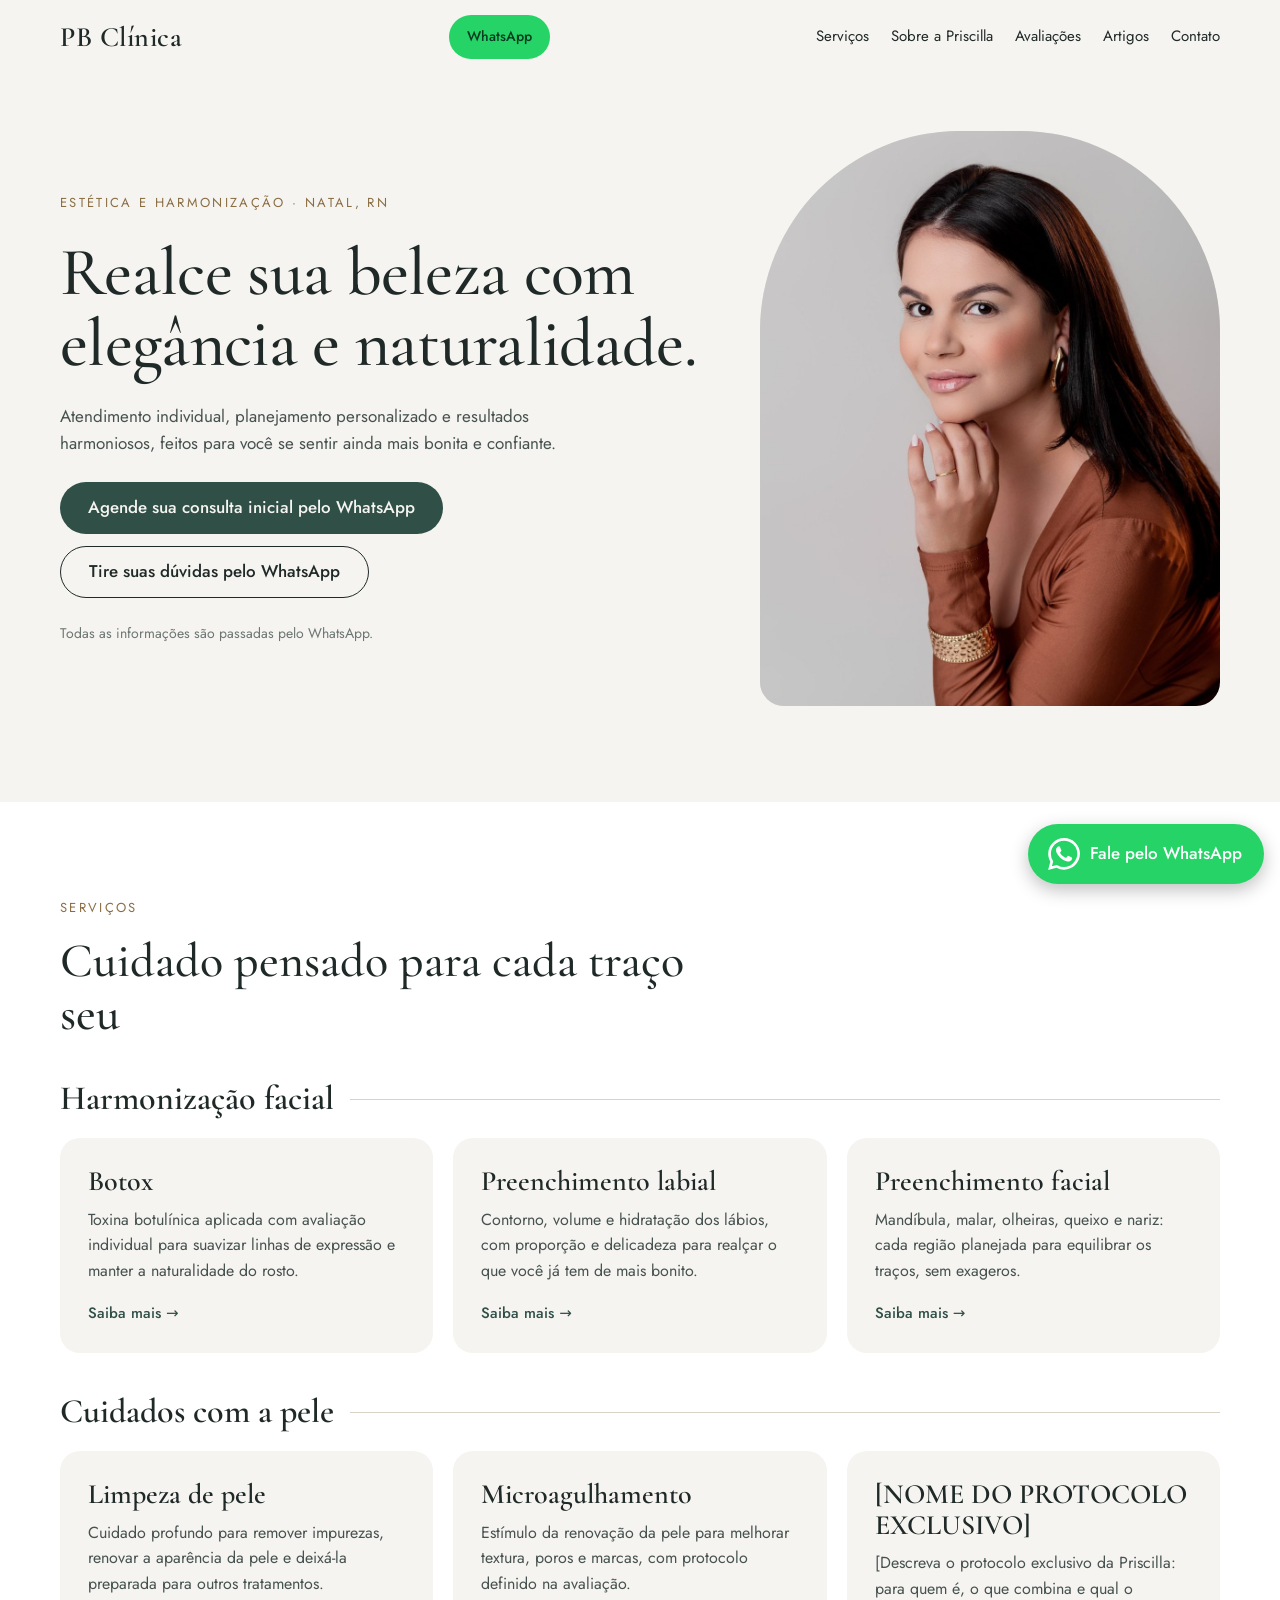
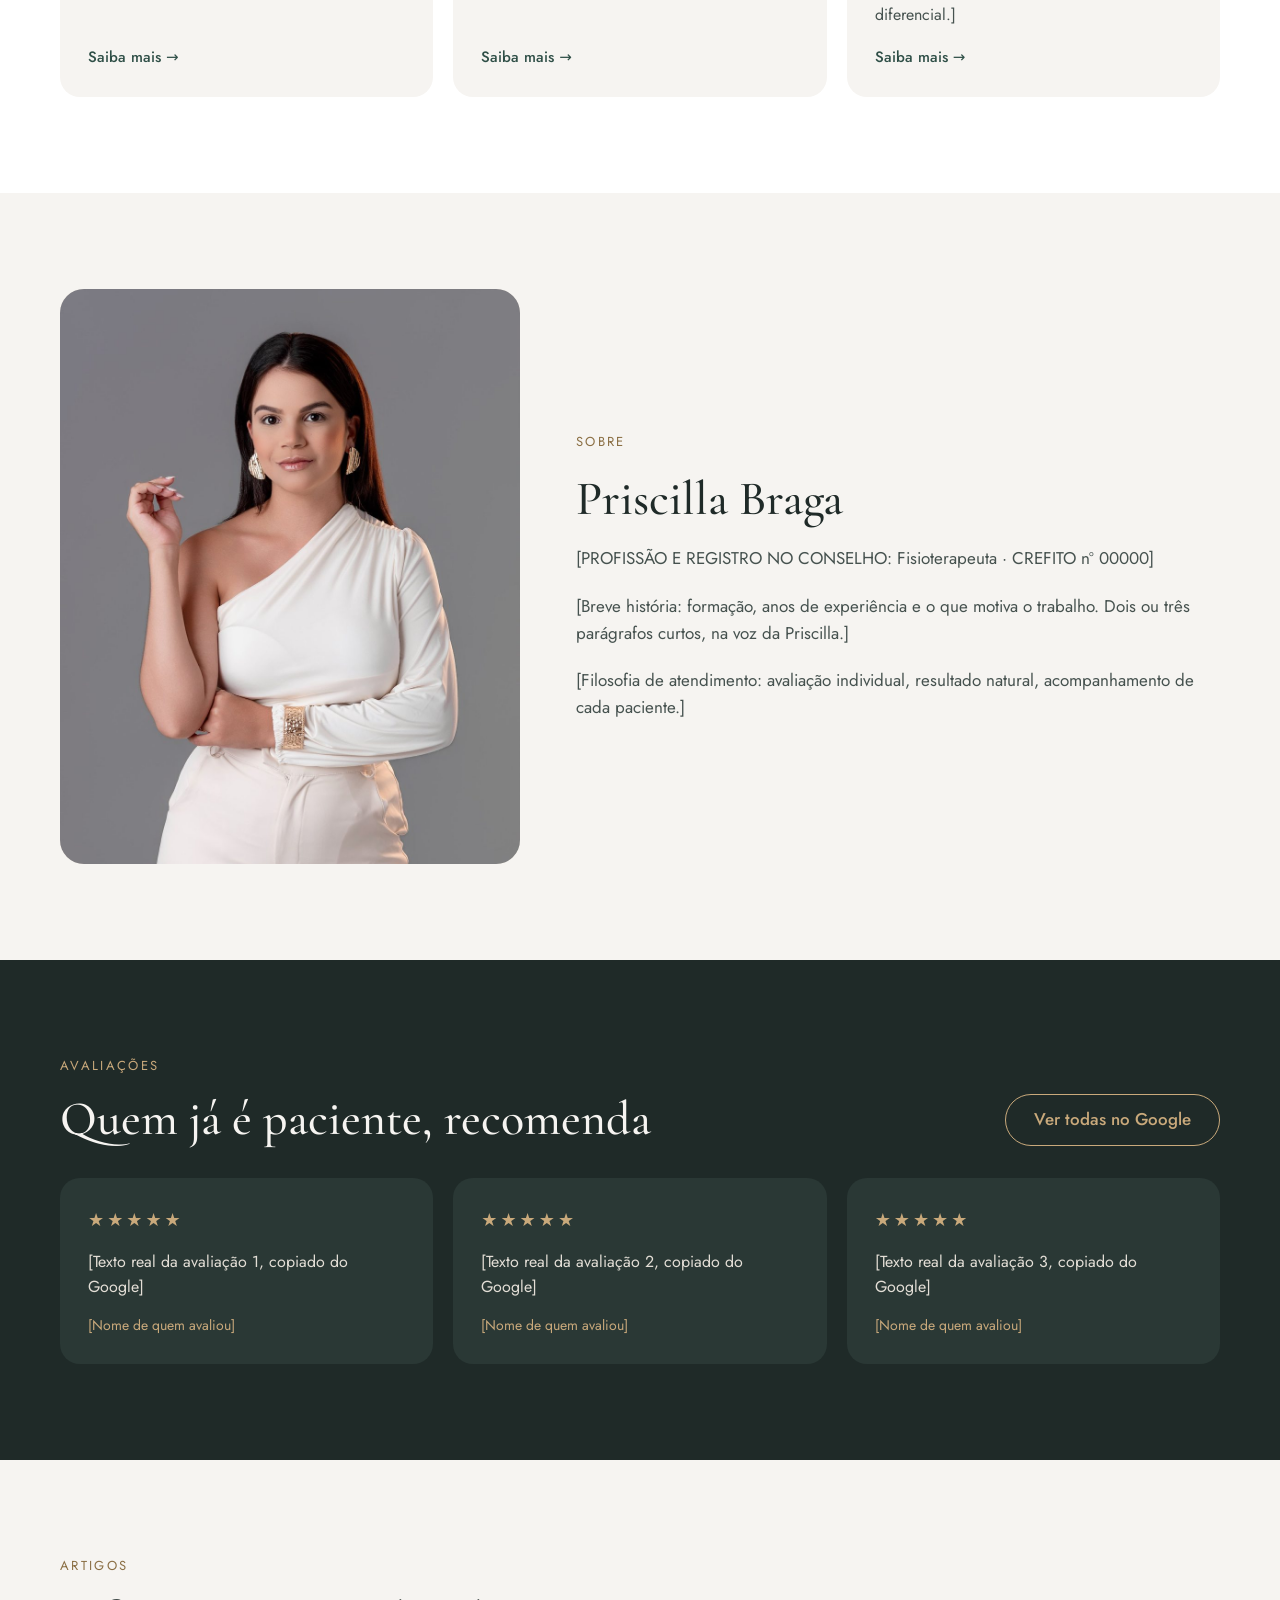
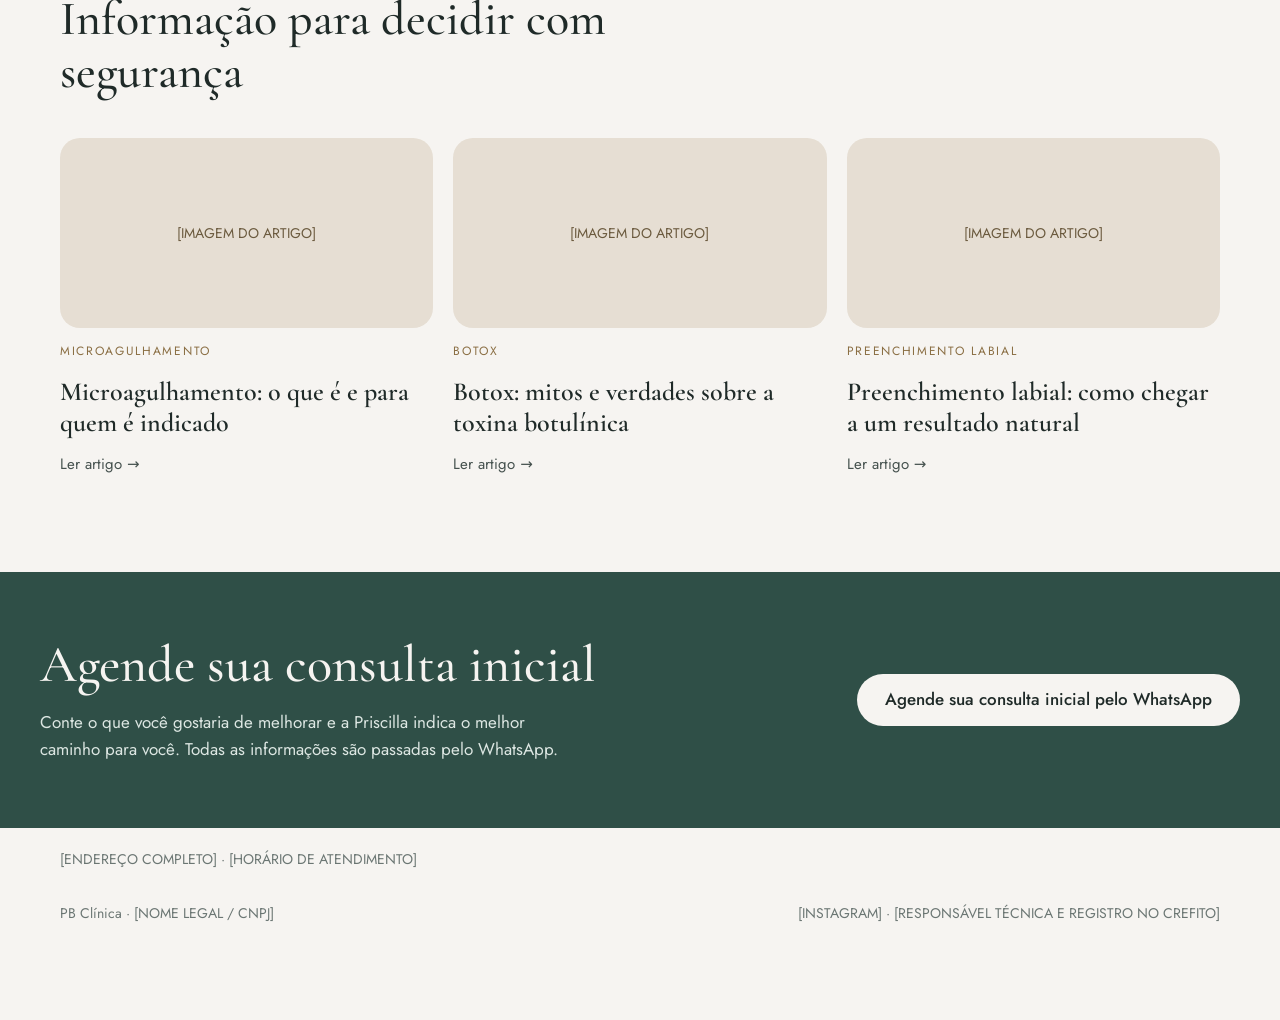
<file: index.html>
<!doctype html>
<html lang="pt-BR">
<head>
<meta charset="utf-8">
<meta name="viewport" content="width=device-width, initial-scale=1">
<title>PB Clínica | Estética e harmonização</title>
<meta name="description" content="PB Clínica: botox, preenchimento labial, limpeza de pele, microagulhamento e protocolos exclusivos, com avaliação individual e resultados naturais.">
<meta name="robots" content="noindex, nofollow"><!-- REMOVER na hora de colocar o site no ar -->
<meta name="theme-color" content="#F6F4F1">
<link rel="preconnect" href="https://fonts.googleapis.com">
<link rel="preconnect" href="https://fonts.gstatic.com" crossorigin>
<link href="https://fonts.googleapis.com/css2?family=Cormorant+Garamond:wght@500;600&family=Jost:wght@400;500&display=swap" rel="stylesheet">
<link rel="stylesheet" href="style.css?v=2">
<script>window.goatcounter={path:function(p){return location.host+p}}</script><script data-goatcounter="https://drapriscillabraga.goatcounter.com/count" async src="//gc.zgo.at/count.js"></script><script>document.addEventListener("click",function(e){var a=e.target.closest&&e.target.closest("a[href*='wa.me'],a.cta,a[href*='infinitepay']");if(!a||!window.goatcounter||!goatcounter.count)return;var k=/wa\.me/.test(a.href)?"whatsapp":/infinitepay/.test(a.href)?"cartao":"cta";goatcounter.count({event:true,path:"clique-"+k+" ("+location.host+")",title:"Clique "+k})})</script></head>
<body>
<header class="site-header"><div class="header-in">
<a class="logo" href="index.html">PB Clínica</a>
<a class="btn btn-wa header-wa" href="https://wa.me/5584999132297?text=Ol%C3%A1%21%20Vim%20pelo%20site%20da%20PB%20Cl%C3%ADnica%20e%20gostaria%20de%20saber%20mais%20sobre%20os%20procedimentos." target="_blank" rel="noopener">WhatsApp</a>
<nav class="nav" aria-label="Principal">
<a href="index.html#servicos">Serviços</a>
<a href="index.html#sobre">Sobre a Priscilla</a>
<a href="index.html#avaliacoes">Avaliações</a>
<a href="index.html#artigos">Artigos</a>
<a href="index.html#contato">Contato</a>
</nav>
</div></header>
<main>
<section class="hero" id="inicio"><div class="wrap hero-grid">
<div class="stack" style="gap:24px">
<div class="eyebrow">Estética e harmonização · Natal, RN</div>
<h1>Realce sua beleza com elegância e naturalidade.</h1>
<p class="lead">Atendimento individual, planejamento personalizado e resultados harmoniosos, feitos para você se sentir ainda mais bonita e confiante.</p>
<div class="btn-row">
<a class="btn btn-primary" href="https://wa.me/5584999132297?text=Ol%C3%A1%21%20Vim%20pelo%20site%20da%20PB%20Cl%C3%ADnica%20e%20gostaria%20de%20agendar%20minha%20consulta%20inicial." target="_blank" rel="noopener">Agende sua consulta inicial pelo WhatsApp</a>
<a class="btn btn-outline" href="https://wa.me/5584999132297?text=Ol%C3%A1%21%20Vim%20pelo%20site%20da%20PB%20Cl%C3%ADnica%20e%20gostaria%20de%20saber%20mais%20sobre%20os%20procedimentos." target="_blank" rel="noopener">Tire suas dúvidas pelo WhatsApp</a>
</div>
<p class="note">Todas as informações são passadas pelo WhatsApp.</p>
</div>
<div class="photo-img photo-arch"><img src="priscilla-inicio.jpg" alt="Priscilla Braga, da PB Clínica" width="1000" height="1498" style="object-position:50% 24%"></div>
</div></section>

<section class="section services" id="servicos"><div class="wrap">
<div class="stack" style="max-width:640px"><div class="eyebrow">Serviços</div><h2>Cuidado pensado para cada traço seu</h2></div>
<div class="group-title"><h3>Harmonização facial</h3><div class="rule"></div></div>
<div class="cards">
<a class="card" href="servico-botox.html"><h4>Botox</h4><p>Toxina botulínica aplicada com avaliação individual para suavizar linhas de expressão e manter a naturalidade do rosto.</p><span class="more">Saiba mais →</span></a>
<a class="card" href="servico-preenchimento-labial.html"><h4>Preenchimento labial</h4><p>Contorno, volume e hidratação dos lábios, com proporção e delicadeza para realçar o que você já tem de mais bonito.</p><span class="more">Saiba mais →</span></a>
<a class="card" href="servico-preenchimento-facial.html"><h4>Preenchimento facial</h4><p>Mandíbula, malar, olheiras, queixo e nariz: cada região planejada para equilibrar os traços, sem exageros.</p><span class="more">Saiba mais →</span></a>
</div>
<div class="group-title"><h3>Cuidados com a pele</h3><div class="rule"></div></div>
<div class="cards">
<a class="card" href="servico-limpeza-de-pele.html"><h4>Limpeza de pele</h4><p>Cuidado profundo para remover impurezas, renovar a aparência da pele e deixá-la preparada para outros tratamentos.</p><span class="more">Saiba mais →</span></a>
<a class="card" href="servico-microagulhamento.html"><h4>Microagulhamento</h4><p>Estímulo da renovação da pele para melhorar textura, poros e marcas, com protocolo definido na avaliação.</p><span class="more">Saiba mais →</span></a>
<a class="card" href="servico-protocolos-exclusivos.html"><h4>[NOME DO PROTOCOLO EXCLUSIVO]</h4><p>[Descreva o protocolo exclusivo da Priscilla: para quem é, o que combina e qual o diferencial.]</p><span class="more">Saiba mais →</span></a>
</div>
</div></section>

<section class="section about" id="sobre"><div class="wrap about-grid">
<div class="photo-img photo-box"><img src="priscilla-sobre.jpg" alt="Priscilla Braga" width="1000" height="1498" loading="lazy" style="object-position:50% 20%"></div>
<div class="stack" style="gap:20px">
<div class="eyebrow">Sobre</div>
<h2>Priscilla Braga</h2>
<p>[PROFISSÃO E REGISTRO NO CONSELHO: Fisioterapeuta · CREFITO nº 00000]</p>
<p>[Breve história: formação, anos de experiência e o que motiva o trabalho. Dois ou três parágrafos curtos, na voz da Priscilla.]</p>
<p>[Filosofia de atendimento: avaliação individual, resultado natural, acompanhamento de cada paciente.]</p>
</div>
</div></section>

<section class="section reviews" id="avaliacoes"><div class="wrap">
<div class="rev-head">
<div class="stack" style="max-width:640px"><div class="eyebrow">Avaliações</div><h2>Quem já é paciente, recomenda</h2></div>
<a class="btn btn-gold" href="[LINK DO PERFIL NO GOOGLE]" target="_blank" rel="noopener">Ver todas no Google</a>
</div>
<div class="cards">
<div class="review"><div class="stars" role="img" aria-label="Cinco estrelas">★★★★★</div><p>[Texto real da avaliação 1, copiado do Google]</p><div class="who">[Nome de quem avaliou]</div></div>
<div class="review"><div class="stars" role="img" aria-label="Cinco estrelas">★★★★★</div><p>[Texto real da avaliação 2, copiado do Google]</p><div class="who">[Nome de quem avaliou]</div></div>
<div class="review"><div class="stars" role="img" aria-label="Cinco estrelas">★★★★★</div><p>[Texto real da avaliação 3, copiado do Google]</p><div class="who">[Nome de quem avaliou]</div></div>
</div></div></section>

<section class="section" id="artigos"><div class="wrap">
<div class="stack" style="max-width:640px;margin-bottom:40px"><div class="eyebrow">Artigos</div><h2>Informação para decidir com segurança</h2></div>
<div class="cards">
<a class="article-card" href="artigo-microagulhamento-o-que-e.html"><div class="thumb">[IMAGEM DO ARTIGO]</div><div class="tag">Microagulhamento</div><h3>Microagulhamento: o que é e para quem é indicado</h3><span class="read">Ler artigo →</span></a>
<a class="article-card" href="artigo-botox-mitos-e-verdades.html"><div class="thumb">[IMAGEM DO ARTIGO]</div><div class="tag">Botox</div><h3>Botox: mitos e verdades sobre a toxina botulínica</h3><span class="read">Ler artigo →</span></a>
<a class="article-card" href="artigo-preenchimento-labial-natural.html"><div class="thumb">[IMAGEM DO ARTIGO]</div><div class="tag">Preenchimento labial</div><h3>Preenchimento labial: como chegar a um resultado natural</h3><span class="read">Ler artigo →</span></a>
</div></div></section>
<section class="cta" id="contato"><div class="wrap cta-in">
<div class="stack"><h2>Agende sua consulta inicial</h2><p>Conte o que você gostaria de melhorar e a Priscilla indica o melhor caminho para você. Todas as informações são passadas pelo WhatsApp.</p></div>
<div class="btn-row"><a class="btn btn-light" href="https://wa.me/5584999132297?text=Ol%C3%A1%21%20Vim%20pelo%20site%20da%20PB%20Cl%C3%ADnica%20e%20gostaria%20de%20agendar%20minha%20consulta%20inicial." target="_blank" rel="noopener">Agende sua consulta inicial pelo WhatsApp</a></div>
</div></section>
<div class="wrap" style="padding-top:20px;color:var(--soft);font-size:14px">[ENDEREÇO COMPLETO] · [HORÁRIO DE ATENDIMENTO]</div>
</main>
<footer class="site-footer"><div class="wrap footer-in">
<div>PB Clínica · [NOME LEGAL / CNPJ]</div>
<div>[INSTAGRAM] · [RESPONSÁVEL TÉCNICA E REGISTRO NO CREFITO]</div>
</div></footer>
<a class="wa-float" href="https://wa.me/5584999132297?text=Ol%C3%A1%21%20Vim%20pelo%20site%20da%20PB%20Cl%C3%ADnica%20e%20gostaria%20de%20saber%20mais%20sobre%20os%20procedimentos." target="_blank" rel="noopener" aria-label="Falar com a PB Clínica pelo WhatsApp"><svg viewBox="0 0 24 24" aria-hidden="true"><path d="M17.472 14.382c-.297-.149-1.758-.867-2.03-.967-.273-.099-.471-.148-.67.15-.197.297-.767.966-.94 1.164-.173.199-.347.223-.644.075-.297-.15-1.255-.463-2.39-1.475-.883-.788-1.48-1.761-1.653-2.059-.173-.297-.018-.458.13-.606.134-.133.298-.347.446-.52.149-.174.198-.298.298-.497.099-.198.05-.371-.025-.52-.075-.149-.669-1.612-.916-2.207-.242-.579-.487-.5-.669-.51-.173-.008-.371-.01-.57-.01-.198 0-.52.074-.792.372-.272.297-1.04 1.016-1.04 2.479 0 1.462 1.065 2.875 1.213 3.074.149.198 2.096 3.2 5.077 4.487.709.306 1.262.489 1.694.625.712.227 1.36.195 1.871.118.571-.085 1.758-.719 2.006-1.413.248-.694.248-1.289.173-1.413-.074-.124-.272-.198-.57-.347m-5.421 7.403h-.004a9.87 9.87 0 01-5.031-1.378l-.361-.214-3.741.982.998-3.648-.235-.374a9.86 9.86 0 01-1.51-5.26c.001-5.45 4.436-9.884 9.888-9.884 2.64 0 5.122 1.03 6.988 2.898a9.825 9.825 0 012.893 6.994c-.003 5.45-4.437 9.884-9.885 9.884m8.413-18.297A11.815 11.815 0 0012.05 0C5.495 0 .16 5.335.157 11.892c0 2.096.547 4.142 1.588 5.945L.057 24l6.305-1.654a11.882 11.882 0 005.683 1.448h.005c6.554 0 11.89-5.335 11.893-11.893a11.821 11.821 0 00-3.48-8.413Z"/></svg><span class="wa-label">Fale pelo WhatsApp</span></a>
</body>
</html>
</file>
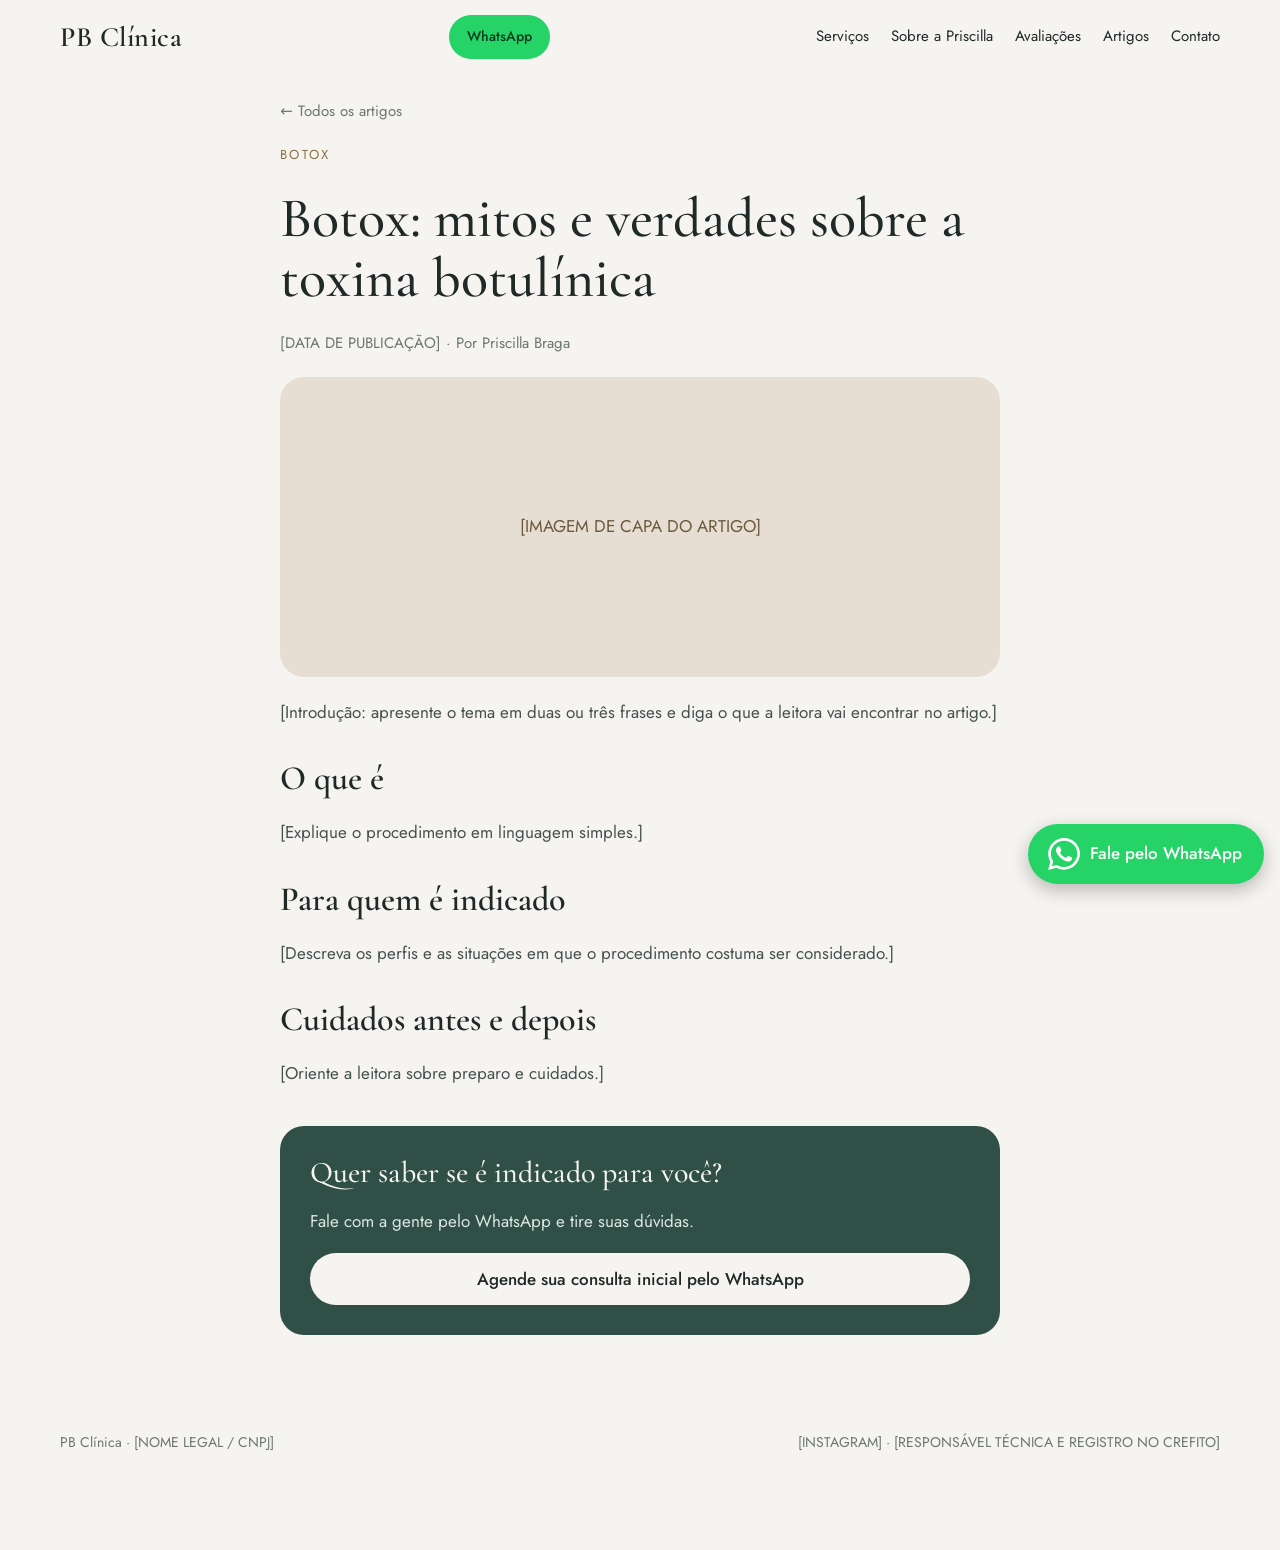
<file: artigo-botox-mitos-e-verdades.html>
<!doctype html>
<html lang="pt-BR">
<head>
<meta charset="utf-8">
<meta name="viewport" content="width=device-width, initial-scale=1">
<title>Botox: mitos e verdades sobre a toxina botulínica | PB Clínica</title>
<meta name="description" content="Botox: mitos e verdades sobre a toxina botulínica">
<meta name="robots" content="noindex, nofollow"><!-- REMOVER na hora de colocar o site no ar -->
<meta name="theme-color" content="#F6F4F1">
<link rel="preconnect" href="https://fonts.googleapis.com">
<link rel="preconnect" href="https://fonts.gstatic.com" crossorigin>
<link href="https://fonts.googleapis.com/css2?family=Cormorant+Garamond:wght@500;600&family=Jost:wght@400;500&display=swap" rel="stylesheet">
<link rel="stylesheet" href="style.css?v=2">
<script>window.goatcounter={path:function(p){return location.host+p}}</script><script data-goatcounter="https://drapriscillabraga.goatcounter.com/count" async src="//gc.zgo.at/count.js"></script><script>document.addEventListener("click",function(e){var a=e.target.closest&&e.target.closest("a[href*='wa.me'],a.cta,a[href*='infinitepay']");if(!a||!window.goatcounter||!goatcounter.count)return;var k=/wa\.me/.test(a.href)?"whatsapp":/infinitepay/.test(a.href)?"cartao":"cta";goatcounter.count({event:true,path:"clique-"+k+" ("+location.host+")",title:"Clique "+k})})</script></head>
<body>
<header class="site-header"><div class="header-in">
<a class="logo" href="index.html">PB Clínica</a>
<a class="btn btn-wa header-wa" href="https://wa.me/5584999132297?text=Ol%C3%A1%21%20Vim%20pelo%20site%20da%20PB%20Cl%C3%ADnica%20e%20gostaria%20de%20saber%20mais%20sobre%20os%20procedimentos." target="_blank" rel="noopener">WhatsApp</a>
<nav class="nav" aria-label="Principal">
<a href="index.html#servicos">Serviços</a>
<a href="index.html#sobre">Sobre a Priscilla</a>
<a href="index.html#avaliacoes">Avaliações</a>
<a href="index.html#artigos">Artigos</a>
<a href="index.html#contato">Contato</a>
</nav>
</div></header>
<main><article class="post">
<a href="index.html#artigos" style="font-size:15px;color:var(--soft)">← Todos os artigos</a>
<div class="eyebrow">Botox</div>
<h1>Botox: mitos e verdades sobre a toxina botulínica</h1>
<div class="meta">[DATA DE PUBLICAÇÃO] · Por Priscilla Braga</div>
<div class="cover">[IMAGEM DE CAPA DO ARTIGO]</div>
<p>[Introdução: apresente o tema em duas ou três frases e diga o que a leitora vai encontrar no artigo.]</p>
<h2>O que é</h2><p>[Explique o procedimento em linguagem simples.]</p>
<h2>Para quem é indicado</h2><p>[Descreva os perfis e as situações em que o procedimento costuma ser considerado.]</p>
<h2>Cuidados antes e depois</h2><p>[Oriente a leitora sobre preparo e cuidados.]</p>
<div class="cta-box"><div class="big">Quer saber se é indicado para você?</div><p>Fale com a gente pelo WhatsApp e tire suas dúvidas.</p>
<a class="btn btn-light" href="https://wa.me/5584999132297?text=Ol%C3%A1%21%20Vim%20pelo%20site%20da%20PB%20Cl%C3%ADnica%20e%20gostaria%20de%20agendar%20minha%20consulta%20inicial." target="_blank" rel="noopener">Agende sua consulta inicial pelo WhatsApp</a></div>
</article></main>
<footer class="site-footer"><div class="wrap footer-in">
<div>PB Clínica · [NOME LEGAL / CNPJ]</div>
<div>[INSTAGRAM] · [RESPONSÁVEL TÉCNICA E REGISTRO NO CREFITO]</div>
</div></footer>
<a class="wa-float" href="https://wa.me/5584999132297?text=Ol%C3%A1%21%20Vim%20pelo%20site%20da%20PB%20Cl%C3%ADnica%20e%20gostaria%20de%20saber%20mais%20sobre%20os%20procedimentos." target="_blank" rel="noopener" aria-label="Falar com a PB Clínica pelo WhatsApp"><svg viewBox="0 0 24 24" aria-hidden="true"><path d="M17.472 14.382c-.297-.149-1.758-.867-2.03-.967-.273-.099-.471-.148-.67.15-.197.297-.767.966-.94 1.164-.173.199-.347.223-.644.075-.297-.15-1.255-.463-2.39-1.475-.883-.788-1.48-1.761-1.653-2.059-.173-.297-.018-.458.13-.606.134-.133.298-.347.446-.52.149-.174.198-.298.298-.497.099-.198.05-.371-.025-.52-.075-.149-.669-1.612-.916-2.207-.242-.579-.487-.5-.669-.51-.173-.008-.371-.01-.57-.01-.198 0-.52.074-.792.372-.272.297-1.04 1.016-1.04 2.479 0 1.462 1.065 2.875 1.213 3.074.149.198 2.096 3.2 5.077 4.487.709.306 1.262.489 1.694.625.712.227 1.36.195 1.871.118.571-.085 1.758-.719 2.006-1.413.248-.694.248-1.289.173-1.413-.074-.124-.272-.198-.57-.347m-5.421 7.403h-.004a9.87 9.87 0 01-5.031-1.378l-.361-.214-3.741.982.998-3.648-.235-.374a9.86 9.86 0 01-1.51-5.26c.001-5.45 4.436-9.884 9.888-9.884 2.64 0 5.122 1.03 6.988 2.898a9.825 9.825 0 012.893 6.994c-.003 5.45-4.437 9.884-9.885 9.884m8.413-18.297A11.815 11.815 0 0012.05 0C5.495 0 .16 5.335.157 11.892c0 2.096.547 4.142 1.588 5.945L.057 24l6.305-1.654a11.882 11.882 0 005.683 1.448h.005c6.554 0 11.89-5.335 11.893-11.893a11.821 11.821 0 00-3.48-8.413Z"/></svg><span class="wa-label">Fale pelo WhatsApp</span></a>
</body>
</html>
</file>
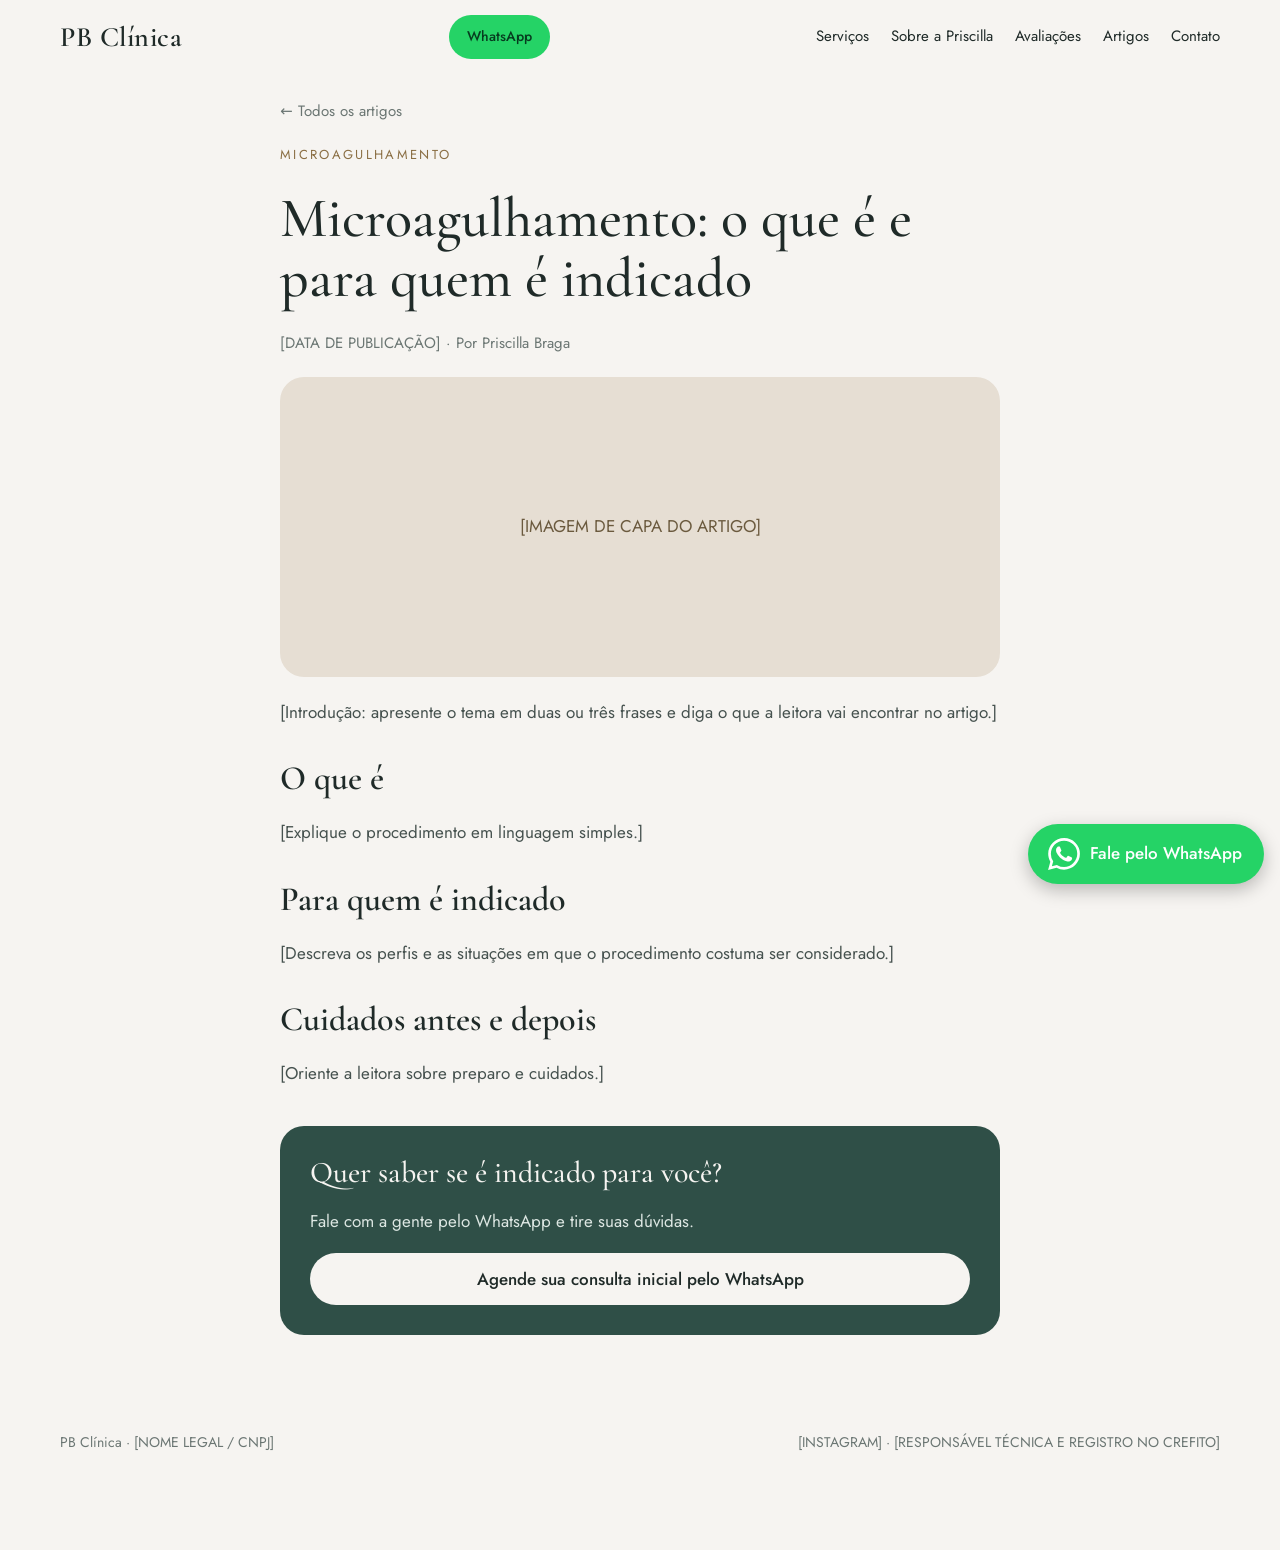
<file: artigo-microagulhamento-o-que-e.html>
<!doctype html>
<html lang="pt-BR">
<head>
<meta charset="utf-8">
<meta name="viewport" content="width=device-width, initial-scale=1">
<title>Microagulhamento: o que é e para quem é indicado | PB Clínica</title>
<meta name="description" content="Microagulhamento: o que é e para quem é indicado">
<meta name="robots" content="noindex, nofollow"><!-- REMOVER na hora de colocar o site no ar -->
<meta name="theme-color" content="#F6F4F1">
<link rel="preconnect" href="https://fonts.googleapis.com">
<link rel="preconnect" href="https://fonts.gstatic.com" crossorigin>
<link href="https://fonts.googleapis.com/css2?family=Cormorant+Garamond:wght@500;600&family=Jost:wght@400;500&display=swap" rel="stylesheet">
<link rel="stylesheet" href="style.css?v=2">
<script>window.goatcounter={path:function(p){return location.host+p}}</script><script data-goatcounter="https://drapriscillabraga.goatcounter.com/count" async src="//gc.zgo.at/count.js"></script><script>document.addEventListener("click",function(e){var a=e.target.closest&&e.target.closest("a[href*='wa.me'],a.cta,a[href*='infinitepay']");if(!a||!window.goatcounter||!goatcounter.count)return;var k=/wa\.me/.test(a.href)?"whatsapp":/infinitepay/.test(a.href)?"cartao":"cta";goatcounter.count({event:true,path:"clique-"+k+" ("+location.host+")",title:"Clique "+k})})</script></head>
<body>
<header class="site-header"><div class="header-in">
<a class="logo" href="index.html">PB Clínica</a>
<a class="btn btn-wa header-wa" href="https://wa.me/5584999132297?text=Ol%C3%A1%21%20Vim%20pelo%20site%20da%20PB%20Cl%C3%ADnica%20e%20gostaria%20de%20saber%20mais%20sobre%20os%20procedimentos." target="_blank" rel="noopener">WhatsApp</a>
<nav class="nav" aria-label="Principal">
<a href="index.html#servicos">Serviços</a>
<a href="index.html#sobre">Sobre a Priscilla</a>
<a href="index.html#avaliacoes">Avaliações</a>
<a href="index.html#artigos">Artigos</a>
<a href="index.html#contato">Contato</a>
</nav>
</div></header>
<main><article class="post">
<a href="index.html#artigos" style="font-size:15px;color:var(--soft)">← Todos os artigos</a>
<div class="eyebrow">Microagulhamento</div>
<h1>Microagulhamento: o que é e para quem é indicado</h1>
<div class="meta">[DATA DE PUBLICAÇÃO] · Por Priscilla Braga</div>
<div class="cover">[IMAGEM DE CAPA DO ARTIGO]</div>
<p>[Introdução: apresente o tema em duas ou três frases e diga o que a leitora vai encontrar no artigo.]</p>
<h2>O que é</h2><p>[Explique o procedimento em linguagem simples.]</p>
<h2>Para quem é indicado</h2><p>[Descreva os perfis e as situações em que o procedimento costuma ser considerado.]</p>
<h2>Cuidados antes e depois</h2><p>[Oriente a leitora sobre preparo e cuidados.]</p>
<div class="cta-box"><div class="big">Quer saber se é indicado para você?</div><p>Fale com a gente pelo WhatsApp e tire suas dúvidas.</p>
<a class="btn btn-light" href="https://wa.me/5584999132297?text=Ol%C3%A1%21%20Vim%20pelo%20site%20da%20PB%20Cl%C3%ADnica%20e%20gostaria%20de%20agendar%20minha%20consulta%20inicial." target="_blank" rel="noopener">Agende sua consulta inicial pelo WhatsApp</a></div>
</article></main>
<footer class="site-footer"><div class="wrap footer-in">
<div>PB Clínica · [NOME LEGAL / CNPJ]</div>
<div>[INSTAGRAM] · [RESPONSÁVEL TÉCNICA E REGISTRO NO CREFITO]</div>
</div></footer>
<a class="wa-float" href="https://wa.me/5584999132297?text=Ol%C3%A1%21%20Vim%20pelo%20site%20da%20PB%20Cl%C3%ADnica%20e%20gostaria%20de%20saber%20mais%20sobre%20os%20procedimentos." target="_blank" rel="noopener" aria-label="Falar com a PB Clínica pelo WhatsApp"><svg viewBox="0 0 24 24" aria-hidden="true"><path d="M17.472 14.382c-.297-.149-1.758-.867-2.03-.967-.273-.099-.471-.148-.67.15-.197.297-.767.966-.94 1.164-.173.199-.347.223-.644.075-.297-.15-1.255-.463-2.39-1.475-.883-.788-1.48-1.761-1.653-2.059-.173-.297-.018-.458.13-.606.134-.133.298-.347.446-.52.149-.174.198-.298.298-.497.099-.198.05-.371-.025-.52-.075-.149-.669-1.612-.916-2.207-.242-.579-.487-.5-.669-.51-.173-.008-.371-.01-.57-.01-.198 0-.52.074-.792.372-.272.297-1.04 1.016-1.04 2.479 0 1.462 1.065 2.875 1.213 3.074.149.198 2.096 3.2 5.077 4.487.709.306 1.262.489 1.694.625.712.227 1.36.195 1.871.118.571-.085 1.758-.719 2.006-1.413.248-.694.248-1.289.173-1.413-.074-.124-.272-.198-.57-.347m-5.421 7.403h-.004a9.87 9.87 0 01-5.031-1.378l-.361-.214-3.741.982.998-3.648-.235-.374a9.86 9.86 0 01-1.51-5.26c.001-5.45 4.436-9.884 9.888-9.884 2.64 0 5.122 1.03 6.988 2.898a9.825 9.825 0 012.893 6.994c-.003 5.45-4.437 9.884-9.885 9.884m8.413-18.297A11.815 11.815 0 0012.05 0C5.495 0 .16 5.335.157 11.892c0 2.096.547 4.142 1.588 5.945L.057 24l6.305-1.654a11.882 11.882 0 005.683 1.448h.005c6.554 0 11.89-5.335 11.893-11.893a11.821 11.821 0 00-3.48-8.413Z"/></svg><span class="wa-label">Fale pelo WhatsApp</span></a>
</body>
</html>
</file>
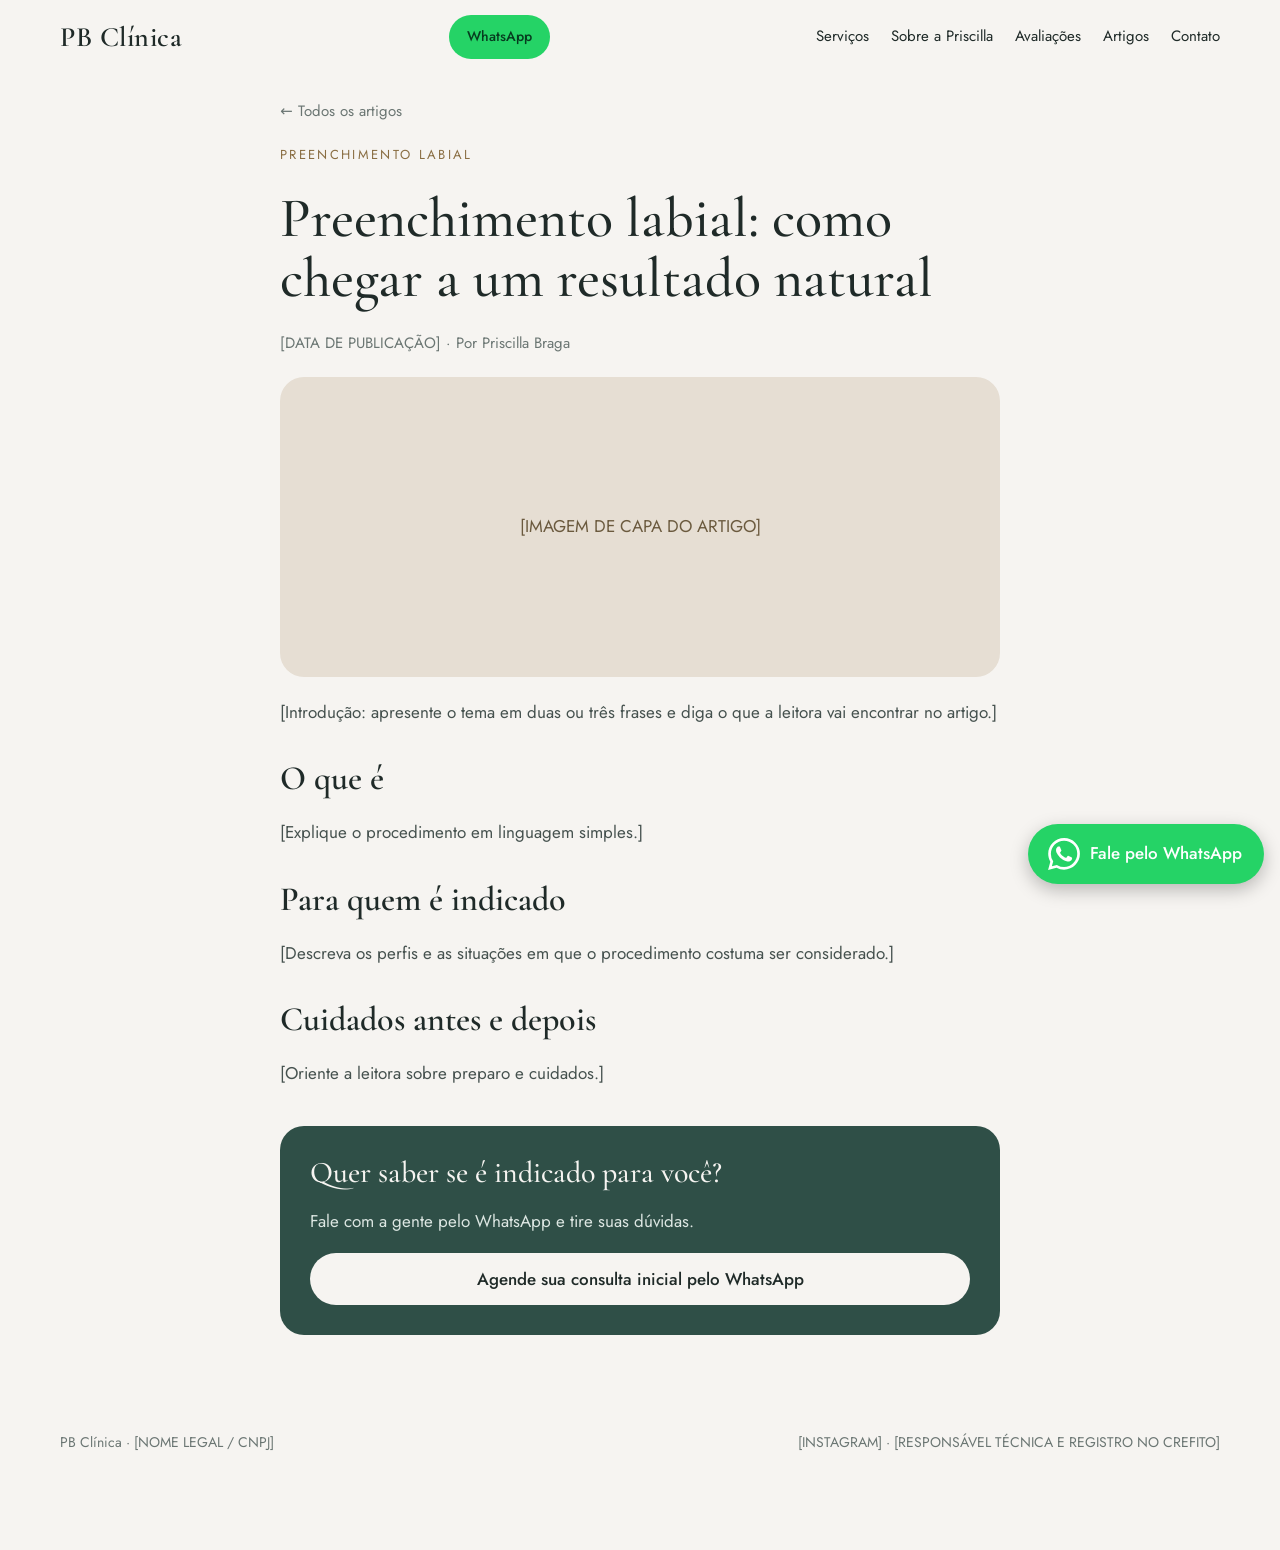
<file: artigo-preenchimento-labial-natural.html>
<!doctype html>
<html lang="pt-BR">
<head>
<meta charset="utf-8">
<meta name="viewport" content="width=device-width, initial-scale=1">
<title>Preenchimento labial: como chegar a um resultado natural | PB Clínica</title>
<meta name="description" content="Preenchimento labial: como chegar a um resultado natural">
<meta name="robots" content="noindex, nofollow"><!-- REMOVER na hora de colocar o site no ar -->
<meta name="theme-color" content="#F6F4F1">
<link rel="preconnect" href="https://fonts.googleapis.com">
<link rel="preconnect" href="https://fonts.gstatic.com" crossorigin>
<link href="https://fonts.googleapis.com/css2?family=Cormorant+Garamond:wght@500;600&family=Jost:wght@400;500&display=swap" rel="stylesheet">
<link rel="stylesheet" href="style.css?v=2">
<script>window.goatcounter={path:function(p){return location.host+p}}</script><script data-goatcounter="https://drapriscillabraga.goatcounter.com/count" async src="//gc.zgo.at/count.js"></script><script>document.addEventListener("click",function(e){var a=e.target.closest&&e.target.closest("a[href*='wa.me'],a.cta,a[href*='infinitepay']");if(!a||!window.goatcounter||!goatcounter.count)return;var k=/wa\.me/.test(a.href)?"whatsapp":/infinitepay/.test(a.href)?"cartao":"cta";goatcounter.count({event:true,path:"clique-"+k+" ("+location.host+")",title:"Clique "+k})})</script></head>
<body>
<header class="site-header"><div class="header-in">
<a class="logo" href="index.html">PB Clínica</a>
<a class="btn btn-wa header-wa" href="https://wa.me/5584999132297?text=Ol%C3%A1%21%20Vim%20pelo%20site%20da%20PB%20Cl%C3%ADnica%20e%20gostaria%20de%20saber%20mais%20sobre%20os%20procedimentos." target="_blank" rel="noopener">WhatsApp</a>
<nav class="nav" aria-label="Principal">
<a href="index.html#servicos">Serviços</a>
<a href="index.html#sobre">Sobre a Priscilla</a>
<a href="index.html#avaliacoes">Avaliações</a>
<a href="index.html#artigos">Artigos</a>
<a href="index.html#contato">Contato</a>
</nav>
</div></header>
<main><article class="post">
<a href="index.html#artigos" style="font-size:15px;color:var(--soft)">← Todos os artigos</a>
<div class="eyebrow">Preenchimento labial</div>
<h1>Preenchimento labial: como chegar a um resultado natural</h1>
<div class="meta">[DATA DE PUBLICAÇÃO] · Por Priscilla Braga</div>
<div class="cover">[IMAGEM DE CAPA DO ARTIGO]</div>
<p>[Introdução: apresente o tema em duas ou três frases e diga o que a leitora vai encontrar no artigo.]</p>
<h2>O que é</h2><p>[Explique o procedimento em linguagem simples.]</p>
<h2>Para quem é indicado</h2><p>[Descreva os perfis e as situações em que o procedimento costuma ser considerado.]</p>
<h2>Cuidados antes e depois</h2><p>[Oriente a leitora sobre preparo e cuidados.]</p>
<div class="cta-box"><div class="big">Quer saber se é indicado para você?</div><p>Fale com a gente pelo WhatsApp e tire suas dúvidas.</p>
<a class="btn btn-light" href="https://wa.me/5584999132297?text=Ol%C3%A1%21%20Vim%20pelo%20site%20da%20PB%20Cl%C3%ADnica%20e%20gostaria%20de%20agendar%20minha%20consulta%20inicial." target="_blank" rel="noopener">Agende sua consulta inicial pelo WhatsApp</a></div>
</article></main>
<footer class="site-footer"><div class="wrap footer-in">
<div>PB Clínica · [NOME LEGAL / CNPJ]</div>
<div>[INSTAGRAM] · [RESPONSÁVEL TÉCNICA E REGISTRO NO CREFITO]</div>
</div></footer>
<a class="wa-float" href="https://wa.me/5584999132297?text=Ol%C3%A1%21%20Vim%20pelo%20site%20da%20PB%20Cl%C3%ADnica%20e%20gostaria%20de%20saber%20mais%20sobre%20os%20procedimentos." target="_blank" rel="noopener" aria-label="Falar com a PB Clínica pelo WhatsApp"><svg viewBox="0 0 24 24" aria-hidden="true"><path d="M17.472 14.382c-.297-.149-1.758-.867-2.03-.967-.273-.099-.471-.148-.67.15-.197.297-.767.966-.94 1.164-.173.199-.347.223-.644.075-.297-.15-1.255-.463-2.39-1.475-.883-.788-1.48-1.761-1.653-2.059-.173-.297-.018-.458.13-.606.134-.133.298-.347.446-.52.149-.174.198-.298.298-.497.099-.198.05-.371-.025-.52-.075-.149-.669-1.612-.916-2.207-.242-.579-.487-.5-.669-.51-.173-.008-.371-.01-.57-.01-.198 0-.52.074-.792.372-.272.297-1.04 1.016-1.04 2.479 0 1.462 1.065 2.875 1.213 3.074.149.198 2.096 3.2 5.077 4.487.709.306 1.262.489 1.694.625.712.227 1.36.195 1.871.118.571-.085 1.758-.719 2.006-1.413.248-.694.248-1.289.173-1.413-.074-.124-.272-.198-.57-.347m-5.421 7.403h-.004a9.87 9.87 0 01-5.031-1.378l-.361-.214-3.741.982.998-3.648-.235-.374a9.86 9.86 0 01-1.51-5.26c.001-5.45 4.436-9.884 9.888-9.884 2.64 0 5.122 1.03 6.988 2.898a9.825 9.825 0 012.893 6.994c-.003 5.45-4.437 9.884-9.885 9.884m8.413-18.297A11.815 11.815 0 0012.05 0C5.495 0 .16 5.335.157 11.892c0 2.096.547 4.142 1.588 5.945L.057 24l6.305-1.654a11.882 11.882 0 005.683 1.448h.005c6.554 0 11.89-5.335 11.893-11.893a11.821 11.821 0 00-3.48-8.413Z"/></svg><span class="wa-label">Fale pelo WhatsApp</span></a>
</body>
</html>
</file>
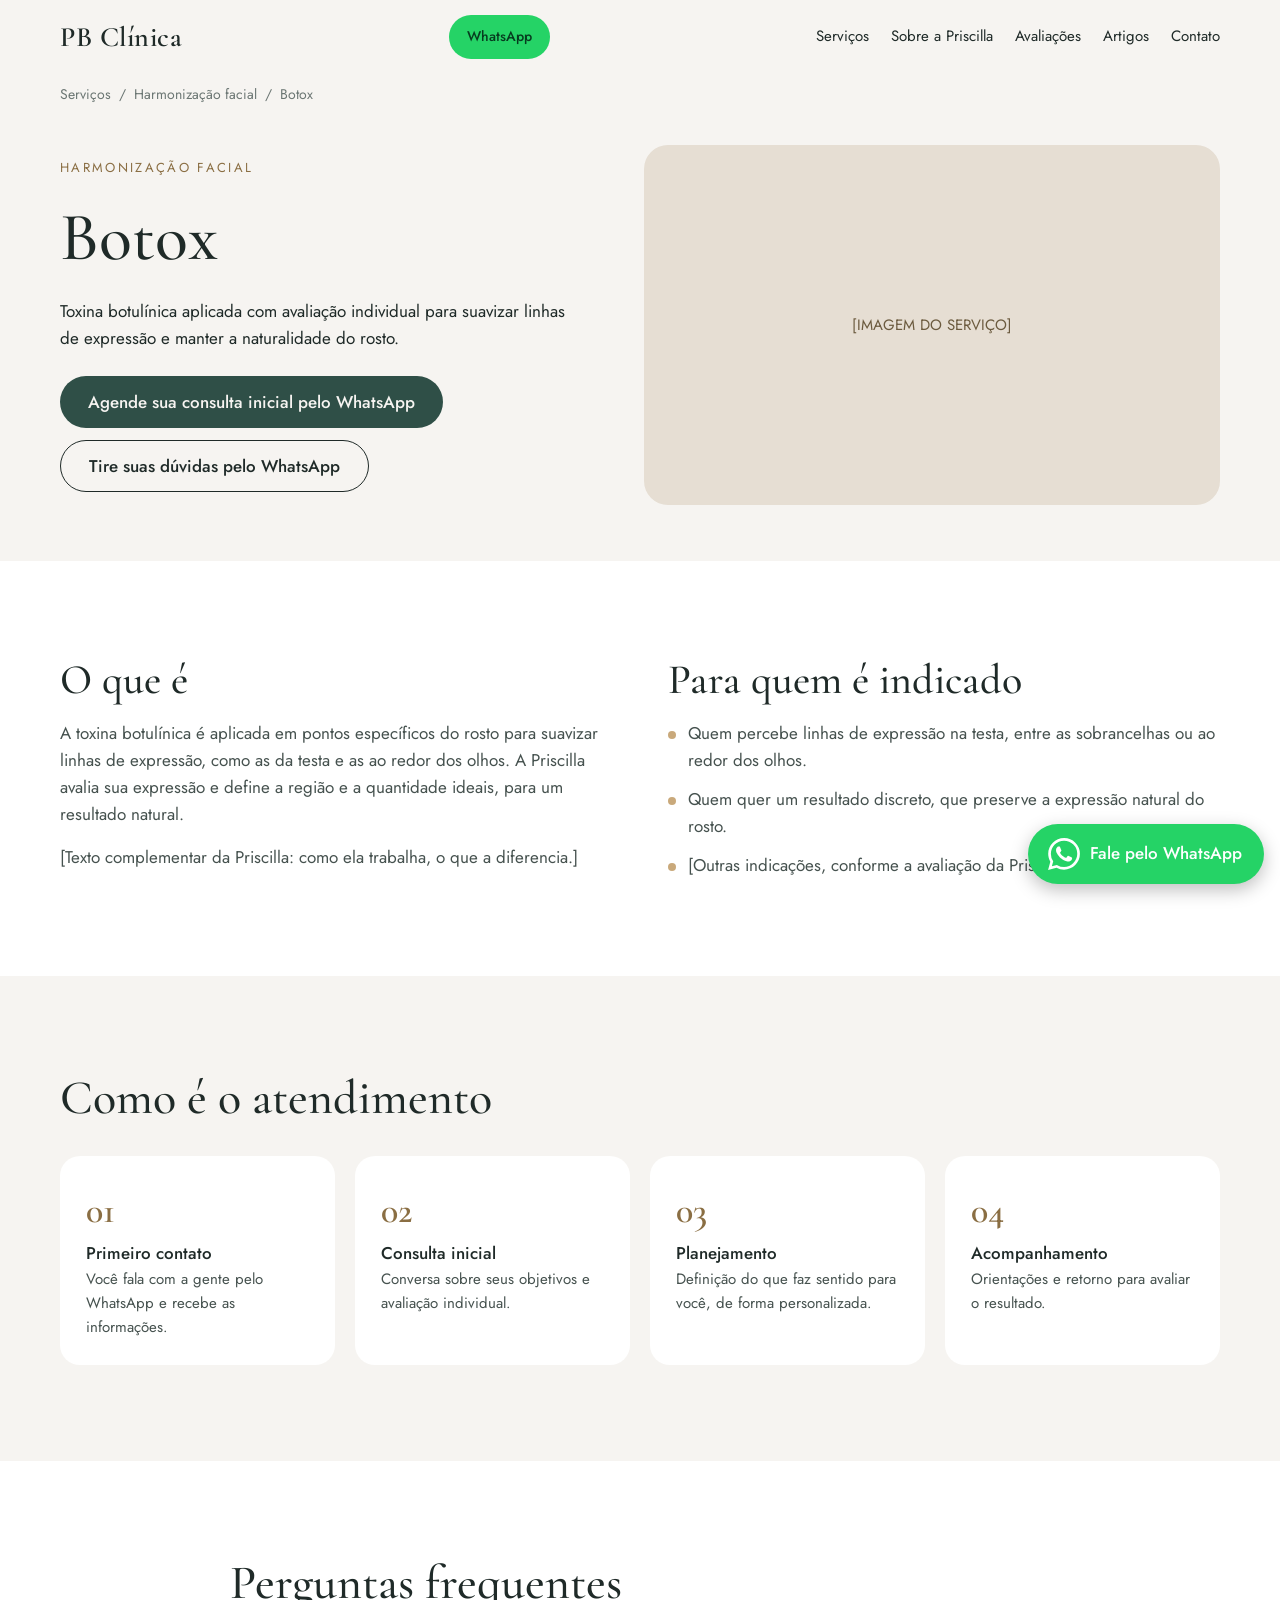
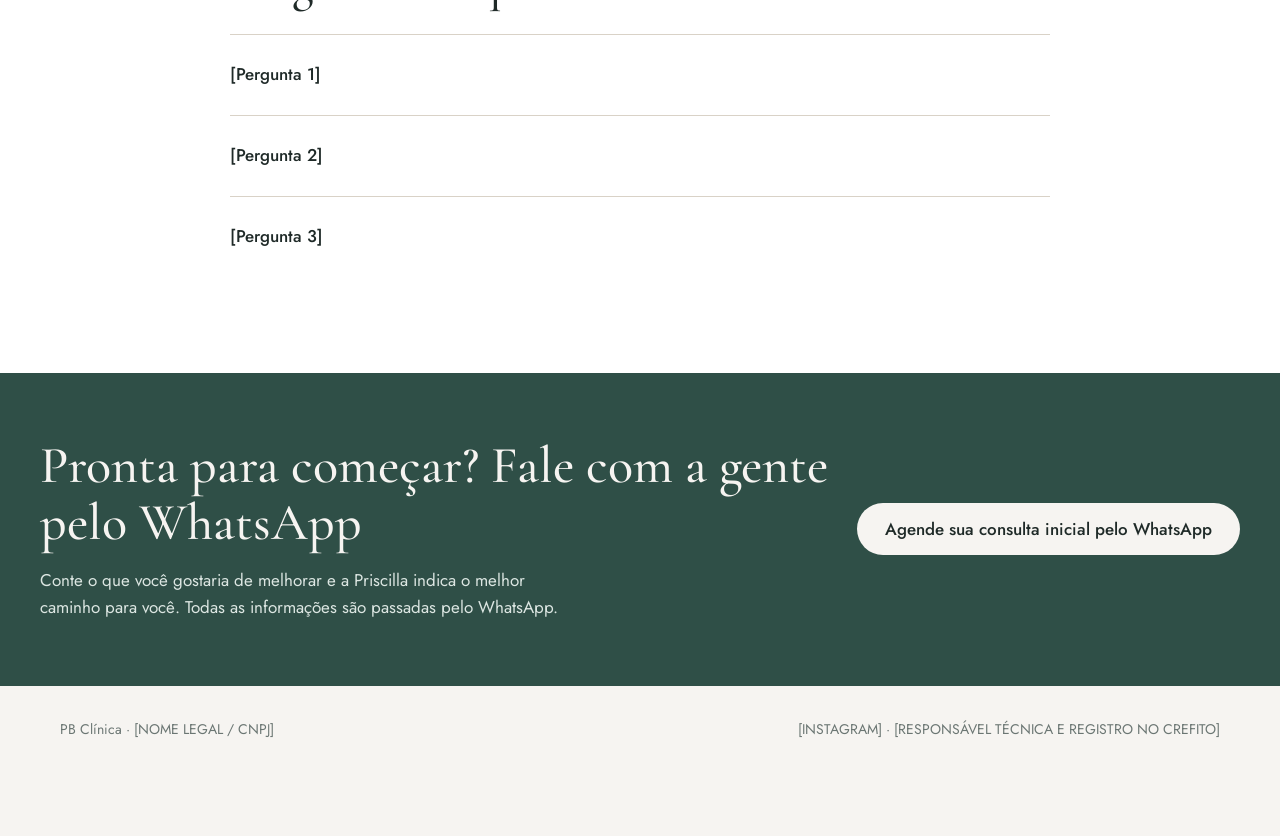
<file: servico-botox.html>
<!doctype html>
<html lang="pt-BR">
<head>
<meta charset="utf-8">
<meta name="viewport" content="width=device-width, initial-scale=1">
<title>Botox | PB Clínica</title>
<meta name="description" content="Toxina botulínica aplicada com avaliação individual para suavizar linhas de expressão e manter a naturalidade do rosto.">
<meta name="robots" content="noindex, nofollow"><!-- REMOVER na hora de colocar o site no ar -->
<meta name="theme-color" content="#F6F4F1">
<link rel="preconnect" href="https://fonts.googleapis.com">
<link rel="preconnect" href="https://fonts.gstatic.com" crossorigin>
<link href="https://fonts.googleapis.com/css2?family=Cormorant+Garamond:wght@500;600&family=Jost:wght@400;500&display=swap" rel="stylesheet">
<link rel="stylesheet" href="style.css?v=2">
<script>window.goatcounter={path:function(p){return location.host+p}}</script><script data-goatcounter="https://drapriscillabraga.goatcounter.com/count" async src="//gc.zgo.at/count.js"></script><script>document.addEventListener("click",function(e){var a=e.target.closest&&e.target.closest("a[href*='wa.me'],a.cta,a[href*='infinitepay']");if(!a||!window.goatcounter||!goatcounter.count)return;var k=/wa\.me/.test(a.href)?"whatsapp":/infinitepay/.test(a.href)?"cartao":"cta";goatcounter.count({event:true,path:"clique-"+k+" ("+location.host+")",title:"Clique "+k})})</script></head>
<body>
<header class="site-header"><div class="header-in">
<a class="logo" href="index.html">PB Clínica</a>
<a class="btn btn-wa header-wa" href="https://wa.me/5584999132297?text=Ol%C3%A1%21%20Vim%20pelo%20site%20da%20PB%20Cl%C3%ADnica%20e%20gostaria%20de%20saber%20mais%20sobre%20os%20procedimentos." target="_blank" rel="noopener">WhatsApp</a>
<nav class="nav" aria-label="Principal">
<a href="index.html#servicos">Serviços</a>
<a href="index.html#sobre">Sobre a Priscilla</a>
<a href="index.html#avaliacoes">Avaliações</a>
<a href="index.html#artigos">Artigos</a>
<a href="index.html#contato">Contato</a>
</nav>
</div></header>
<main>
<div class="wrap crumbs"><a href="index.html#servicos">Serviços</a><span>/</span><span>Harmonização facial</span><span>/</span><span>Botox</span></div>
<section class="page-hero"><div class="wrap hero-grid" style="padding-top:24px">
<div class="stack" style="gap:24px">
<div class="eyebrow">Harmonização facial</div>
<h1>Botox</h1>
<p class="lead">Toxina botulínica aplicada com avaliação individual para suavizar linhas de expressão e manter a naturalidade do rosto.</p>
<div class="btn-row">
<a class="btn btn-primary" href="https://wa.me/5584999132297?text=Ol%C3%A1%21%20Vim%20pelo%20site%20da%20PB%20Cl%C3%ADnica%20e%20gostaria%20de%20agendar%20minha%20consulta%20inicial." target="_blank" rel="noopener">Agende sua consulta inicial pelo WhatsApp</a>
<a class="btn btn-outline" href="https://wa.me/5584999132297?text=Ol%C3%A1%21%20Vim%20pelo%20site%20da%20PB%20Cl%C3%ADnica%20e%20gostaria%20de%20saber%20mais%20sobre%20os%20procedimentos." target="_blank" rel="noopener">Tire suas dúvidas pelo WhatsApp</a>
</div>
</div>
<div class="photo photo-box" style="min-height:360px">[IMAGEM DO SERVIÇO]</div>
</div></section>

<section class="section white"><div class="wrap two-col">
<div><h2>O que é</h2><p>A toxina botulínica é aplicada em pontos específicos do rosto para suavizar linhas de expressão, como as da testa e as ao redor dos olhos. A Priscilla avalia sua expressão e define a região e a quantidade ideais, para um resultado natural.</p><p style="margin-top:16px">[Texto complementar da Priscilla: como ela trabalha, o que a diferencia.]</p></div>
<div><h2>Para quem é indicado</h2><ul class="bullets"><li>Quem percebe linhas de expressão na testa, entre as sobrancelhas ou ao redor dos olhos.</li><li>Quem quer um resultado discreto, que preserve a expressão natural do rosto.</li><li>[Outras indicações, conforme a avaliação da Priscilla.]</li></ul></div>
</div></section>

<section class="section"><div class="wrap">
<h2 style="margin-bottom:32px">Como é o atendimento</h2>
<div class="steps">
<div class="step"><div class="n">01</div><div class="t">Primeiro contato</div><div class="d">Você fala com a gente pelo WhatsApp e recebe as informações.</div></div>
<div class="step"><div class="n">02</div><div class="t">Consulta inicial</div><div class="d">Conversa sobre seus objetivos e avaliação individual.</div></div>
<div class="step"><div class="n">03</div><div class="t">Planejamento</div><div class="d">Definição do que faz sentido para você, de forma personalizada.</div></div>
<div class="step"><div class="n">04</div><div class="t">Acompanhamento</div><div class="d">Orientações e retorno para avaliar o resultado.</div></div>
</div></div></section>

<section class="section white"><div class="wrap faq">
<h2 style="margin-bottom:24px">Perguntas frequentes</h2>
<details><summary>[Pergunta 1]</summary><p>[Resposta da Priscilla]</p></details>
<details><summary>[Pergunta 2]</summary><p>[Resposta da Priscilla]</p></details>
<details><summary>[Pergunta 3]</summary><p>[Resposta da Priscilla]</p></details>
</div></section>
<section class="cta"><div class="wrap cta-in">
<div class="stack"><h2>Pronta para começar? Fale com a gente pelo WhatsApp</h2><p>Conte o que você gostaria de melhorar e a Priscilla indica o melhor caminho para você. Todas as informações são passadas pelo WhatsApp.</p></div>
<div class="btn-row"><a class="btn btn-light" href="https://wa.me/5584999132297?text=Ol%C3%A1%21%20Vim%20pelo%20site%20da%20PB%20Cl%C3%ADnica%20e%20gostaria%20de%20agendar%20minha%20consulta%20inicial." target="_blank" rel="noopener">Agende sua consulta inicial pelo WhatsApp</a></div>
</div></section>
</main>
<footer class="site-footer"><div class="wrap footer-in">
<div>PB Clínica · [NOME LEGAL / CNPJ]</div>
<div>[INSTAGRAM] · [RESPONSÁVEL TÉCNICA E REGISTRO NO CREFITO]</div>
</div></footer>
<a class="wa-float" href="https://wa.me/5584999132297?text=Ol%C3%A1%21%20Vim%20pelo%20site%20da%20PB%20Cl%C3%ADnica%20e%20gostaria%20de%20saber%20mais%20sobre%20os%20procedimentos." target="_blank" rel="noopener" aria-label="Falar com a PB Clínica pelo WhatsApp"><svg viewBox="0 0 24 24" aria-hidden="true"><path d="M17.472 14.382c-.297-.149-1.758-.867-2.03-.967-.273-.099-.471-.148-.67.15-.197.297-.767.966-.94 1.164-.173.199-.347.223-.644.075-.297-.15-1.255-.463-2.39-1.475-.883-.788-1.48-1.761-1.653-2.059-.173-.297-.018-.458.13-.606.134-.133.298-.347.446-.52.149-.174.198-.298.298-.497.099-.198.05-.371-.025-.52-.075-.149-.669-1.612-.916-2.207-.242-.579-.487-.5-.669-.51-.173-.008-.371-.01-.57-.01-.198 0-.52.074-.792.372-.272.297-1.04 1.016-1.04 2.479 0 1.462 1.065 2.875 1.213 3.074.149.198 2.096 3.2 5.077 4.487.709.306 1.262.489 1.694.625.712.227 1.36.195 1.871.118.571-.085 1.758-.719 2.006-1.413.248-.694.248-1.289.173-1.413-.074-.124-.272-.198-.57-.347m-5.421 7.403h-.004a9.87 9.87 0 01-5.031-1.378l-.361-.214-3.741.982.998-3.648-.235-.374a9.86 9.86 0 01-1.51-5.26c.001-5.45 4.436-9.884 9.888-9.884 2.64 0 5.122 1.03 6.988 2.898a9.825 9.825 0 012.893 6.994c-.003 5.45-4.437 9.884-9.885 9.884m8.413-18.297A11.815 11.815 0 0012.05 0C5.495 0 .16 5.335.157 11.892c0 2.096.547 4.142 1.588 5.945L.057 24l6.305-1.654a11.882 11.882 0 005.683 1.448h.005c6.554 0 11.89-5.335 11.893-11.893a11.821 11.821 0 00-3.48-8.413Z"/></svg><span class="wa-label">Fale pelo WhatsApp</span></a>
</body>
</html>
</file>
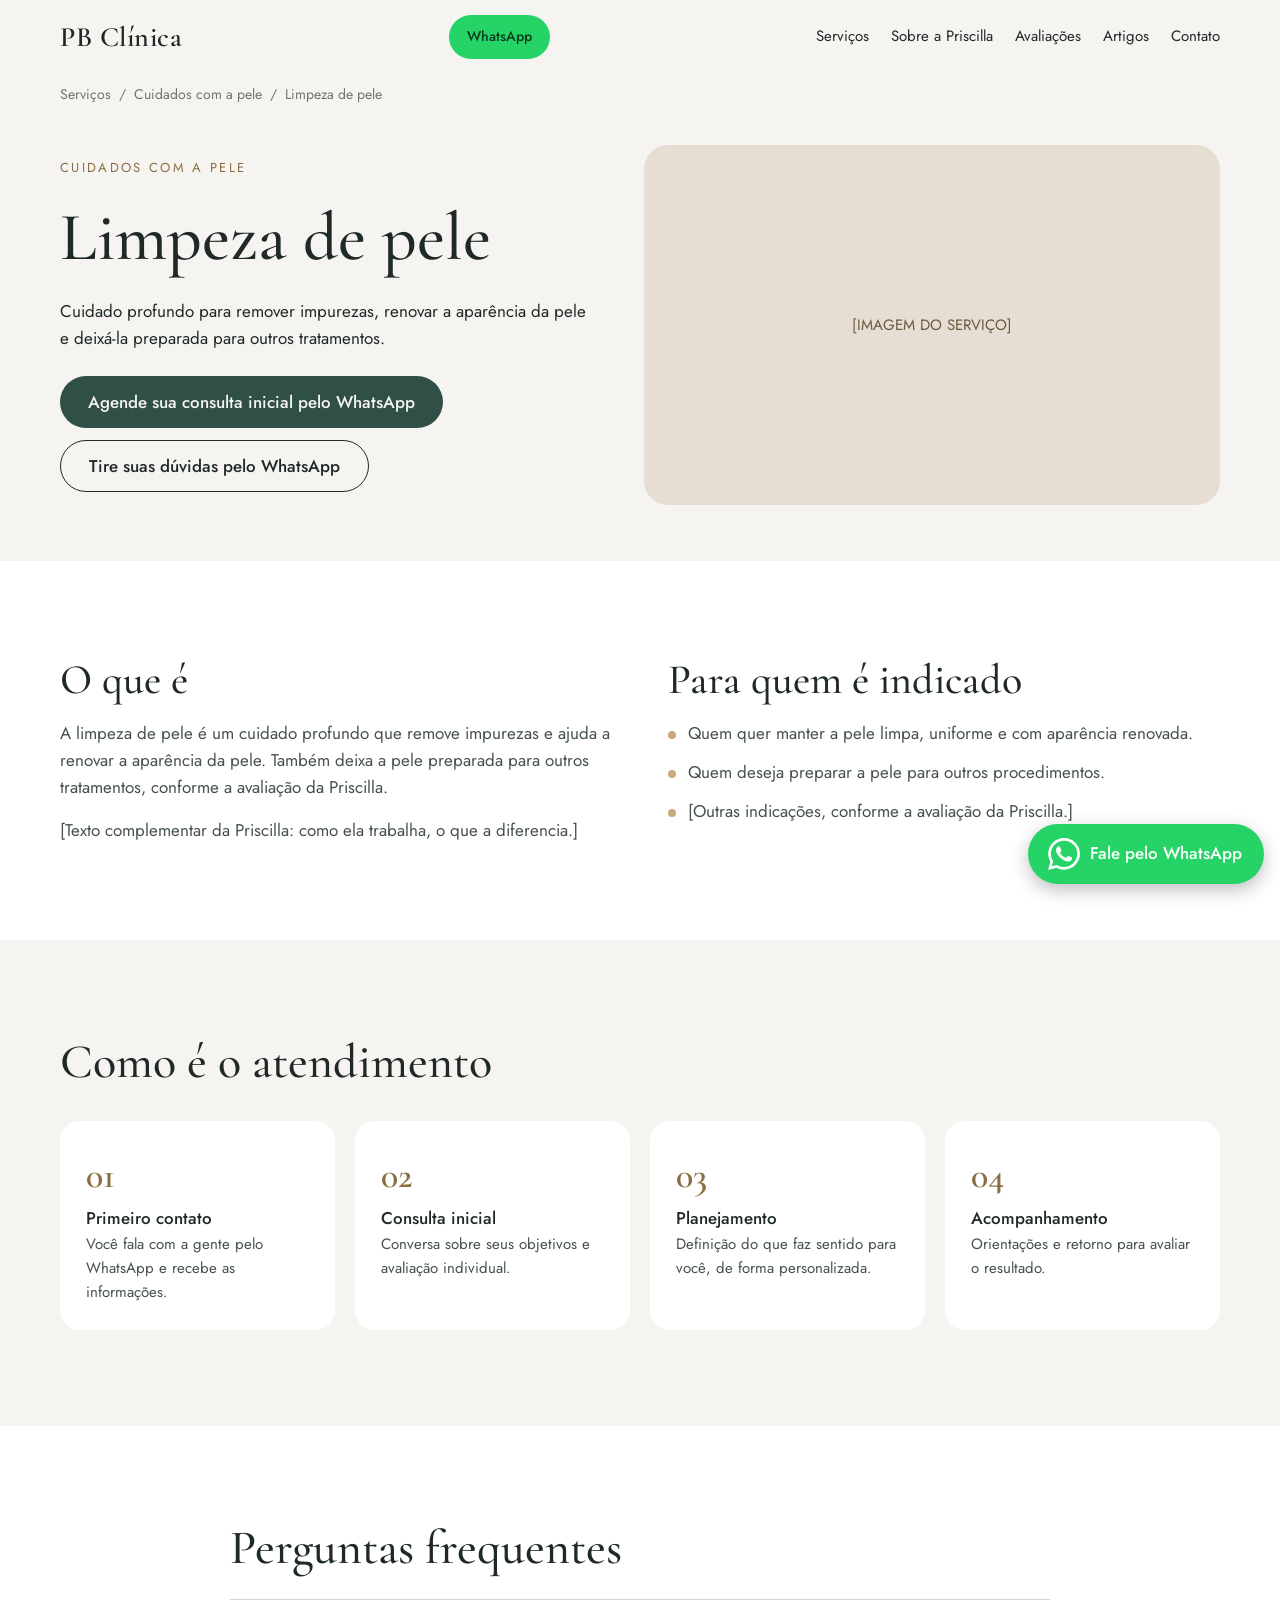
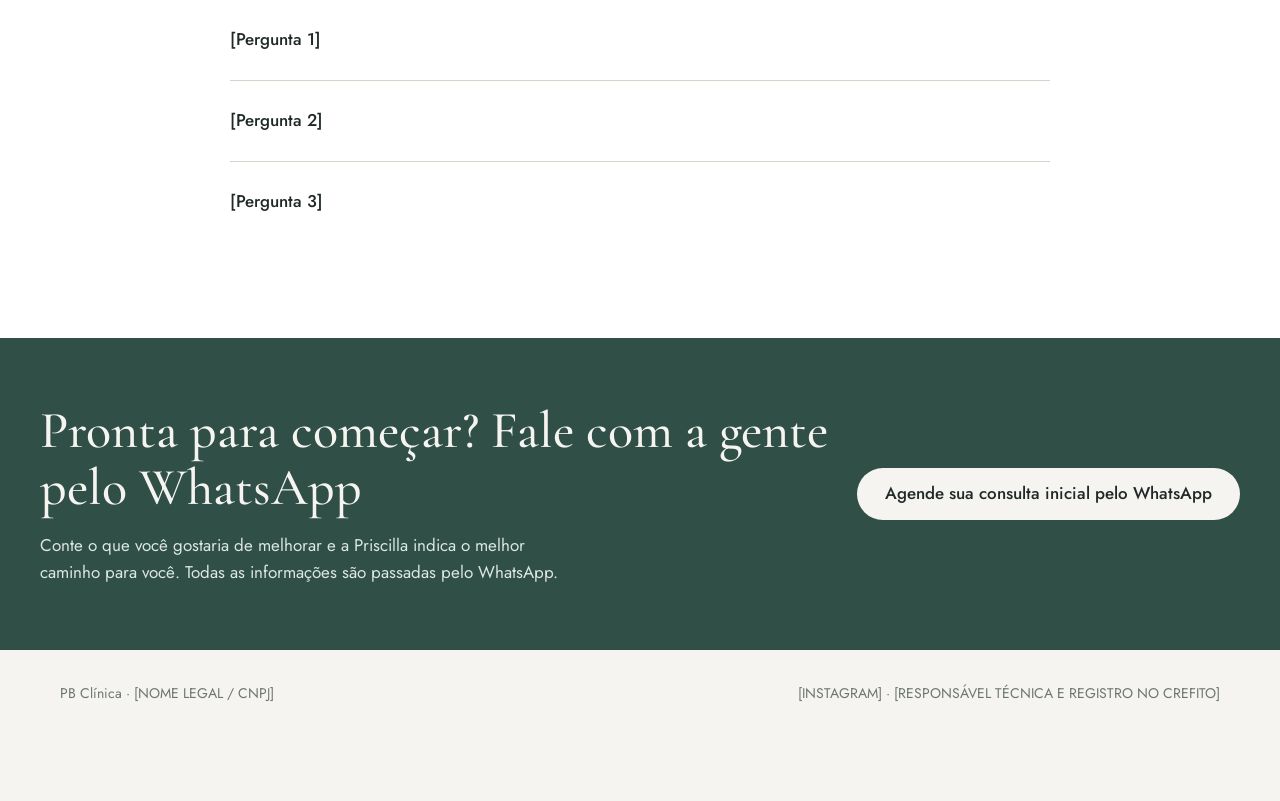
<file: servico-limpeza-de-pele.html>
<!doctype html>
<html lang="pt-BR">
<head>
<meta charset="utf-8">
<meta name="viewport" content="width=device-width, initial-scale=1">
<title>Limpeza de pele | PB Clínica</title>
<meta name="description" content="Cuidado profundo para remover impurezas, renovar a aparência da pele e deixá-la preparada para outros tratamentos.">
<meta name="robots" content="noindex, nofollow"><!-- REMOVER na hora de colocar o site no ar -->
<meta name="theme-color" content="#F6F4F1">
<link rel="preconnect" href="https://fonts.googleapis.com">
<link rel="preconnect" href="https://fonts.gstatic.com" crossorigin>
<link href="https://fonts.googleapis.com/css2?family=Cormorant+Garamond:wght@500;600&family=Jost:wght@400;500&display=swap" rel="stylesheet">
<link rel="stylesheet" href="style.css?v=2">
<script>window.goatcounter={path:function(p){return location.host+p}}</script><script data-goatcounter="https://drapriscillabraga.goatcounter.com/count" async src="//gc.zgo.at/count.js"></script><script>document.addEventListener("click",function(e){var a=e.target.closest&&e.target.closest("a[href*='wa.me'],a.cta,a[href*='infinitepay']");if(!a||!window.goatcounter||!goatcounter.count)return;var k=/wa\.me/.test(a.href)?"whatsapp":/infinitepay/.test(a.href)?"cartao":"cta";goatcounter.count({event:true,path:"clique-"+k+" ("+location.host+")",title:"Clique "+k})})</script></head>
<body>
<header class="site-header"><div class="header-in">
<a class="logo" href="index.html">PB Clínica</a>
<a class="btn btn-wa header-wa" href="https://wa.me/5584999132297?text=Ol%C3%A1%21%20Vim%20pelo%20site%20da%20PB%20Cl%C3%ADnica%20e%20gostaria%20de%20saber%20mais%20sobre%20os%20procedimentos." target="_blank" rel="noopener">WhatsApp</a>
<nav class="nav" aria-label="Principal">
<a href="index.html#servicos">Serviços</a>
<a href="index.html#sobre">Sobre a Priscilla</a>
<a href="index.html#avaliacoes">Avaliações</a>
<a href="index.html#artigos">Artigos</a>
<a href="index.html#contato">Contato</a>
</nav>
</div></header>
<main>
<div class="wrap crumbs"><a href="index.html#servicos">Serviços</a><span>/</span><span>Cuidados com a pele</span><span>/</span><span>Limpeza de pele</span></div>
<section class="page-hero"><div class="wrap hero-grid" style="padding-top:24px">
<div class="stack" style="gap:24px">
<div class="eyebrow">Cuidados com a pele</div>
<h1>Limpeza de pele</h1>
<p class="lead">Cuidado profundo para remover impurezas, renovar a aparência da pele e deixá-la preparada para outros tratamentos.</p>
<div class="btn-row">
<a class="btn btn-primary" href="https://wa.me/5584999132297?text=Ol%C3%A1%21%20Vim%20pelo%20site%20da%20PB%20Cl%C3%ADnica%20e%20gostaria%20de%20agendar%20minha%20consulta%20inicial." target="_blank" rel="noopener">Agende sua consulta inicial pelo WhatsApp</a>
<a class="btn btn-outline" href="https://wa.me/5584999132297?text=Ol%C3%A1%21%20Vim%20pelo%20site%20da%20PB%20Cl%C3%ADnica%20e%20gostaria%20de%20saber%20mais%20sobre%20os%20procedimentos." target="_blank" rel="noopener">Tire suas dúvidas pelo WhatsApp</a>
</div>
</div>
<div class="photo photo-box" style="min-height:360px">[IMAGEM DO SERVIÇO]</div>
</div></section>

<section class="section white"><div class="wrap two-col">
<div><h2>O que é</h2><p>A limpeza de pele é um cuidado profundo que remove impurezas e ajuda a renovar a aparência da pele. Também deixa a pele preparada para outros tratamentos, conforme a avaliação da Priscilla.</p><p style="margin-top:16px">[Texto complementar da Priscilla: como ela trabalha, o que a diferencia.]</p></div>
<div><h2>Para quem é indicado</h2><ul class="bullets"><li>Quem quer manter a pele limpa, uniforme e com aparência renovada.</li><li>Quem deseja preparar a pele para outros procedimentos.</li><li>[Outras indicações, conforme a avaliação da Priscilla.]</li></ul></div>
</div></section>

<section class="section"><div class="wrap">
<h2 style="margin-bottom:32px">Como é o atendimento</h2>
<div class="steps">
<div class="step"><div class="n">01</div><div class="t">Primeiro contato</div><div class="d">Você fala com a gente pelo WhatsApp e recebe as informações.</div></div>
<div class="step"><div class="n">02</div><div class="t">Consulta inicial</div><div class="d">Conversa sobre seus objetivos e avaliação individual.</div></div>
<div class="step"><div class="n">03</div><div class="t">Planejamento</div><div class="d">Definição do que faz sentido para você, de forma personalizada.</div></div>
<div class="step"><div class="n">04</div><div class="t">Acompanhamento</div><div class="d">Orientações e retorno para avaliar o resultado.</div></div>
</div></div></section>

<section class="section white"><div class="wrap faq">
<h2 style="margin-bottom:24px">Perguntas frequentes</h2>
<details><summary>[Pergunta 1]</summary><p>[Resposta da Priscilla]</p></details>
<details><summary>[Pergunta 2]</summary><p>[Resposta da Priscilla]</p></details>
<details><summary>[Pergunta 3]</summary><p>[Resposta da Priscilla]</p></details>
</div></section>
<section class="cta"><div class="wrap cta-in">
<div class="stack"><h2>Pronta para começar? Fale com a gente pelo WhatsApp</h2><p>Conte o que você gostaria de melhorar e a Priscilla indica o melhor caminho para você. Todas as informações são passadas pelo WhatsApp.</p></div>
<div class="btn-row"><a class="btn btn-light" href="https://wa.me/5584999132297?text=Ol%C3%A1%21%20Vim%20pelo%20site%20da%20PB%20Cl%C3%ADnica%20e%20gostaria%20de%20agendar%20minha%20consulta%20inicial." target="_blank" rel="noopener">Agende sua consulta inicial pelo WhatsApp</a></div>
</div></section>
</main>
<footer class="site-footer"><div class="wrap footer-in">
<div>PB Clínica · [NOME LEGAL / CNPJ]</div>
<div>[INSTAGRAM] · [RESPONSÁVEL TÉCNICA E REGISTRO NO CREFITO]</div>
</div></footer>
<a class="wa-float" href="https://wa.me/5584999132297?text=Ol%C3%A1%21%20Vim%20pelo%20site%20da%20PB%20Cl%C3%ADnica%20e%20gostaria%20de%20saber%20mais%20sobre%20os%20procedimentos." target="_blank" rel="noopener" aria-label="Falar com a PB Clínica pelo WhatsApp"><svg viewBox="0 0 24 24" aria-hidden="true"><path d="M17.472 14.382c-.297-.149-1.758-.867-2.03-.967-.273-.099-.471-.148-.67.15-.197.297-.767.966-.94 1.164-.173.199-.347.223-.644.075-.297-.15-1.255-.463-2.39-1.475-.883-.788-1.48-1.761-1.653-2.059-.173-.297-.018-.458.13-.606.134-.133.298-.347.446-.52.149-.174.198-.298.298-.497.099-.198.05-.371-.025-.52-.075-.149-.669-1.612-.916-2.207-.242-.579-.487-.5-.669-.51-.173-.008-.371-.01-.57-.01-.198 0-.52.074-.792.372-.272.297-1.04 1.016-1.04 2.479 0 1.462 1.065 2.875 1.213 3.074.149.198 2.096 3.2 5.077 4.487.709.306 1.262.489 1.694.625.712.227 1.36.195 1.871.118.571-.085 1.758-.719 2.006-1.413.248-.694.248-1.289.173-1.413-.074-.124-.272-.198-.57-.347m-5.421 7.403h-.004a9.87 9.87 0 01-5.031-1.378l-.361-.214-3.741.982.998-3.648-.235-.374a9.86 9.86 0 01-1.51-5.26c.001-5.45 4.436-9.884 9.888-9.884 2.64 0 5.122 1.03 6.988 2.898a9.825 9.825 0 012.893 6.994c-.003 5.45-4.437 9.884-9.885 9.884m8.413-18.297A11.815 11.815 0 0012.05 0C5.495 0 .16 5.335.157 11.892c0 2.096.547 4.142 1.588 5.945L.057 24l6.305-1.654a11.882 11.882 0 005.683 1.448h.005c6.554 0 11.89-5.335 11.893-11.893a11.821 11.821 0 00-3.48-8.413Z"/></svg><span class="wa-label">Fale pelo WhatsApp</span></a>
</body>
</html>
</file>
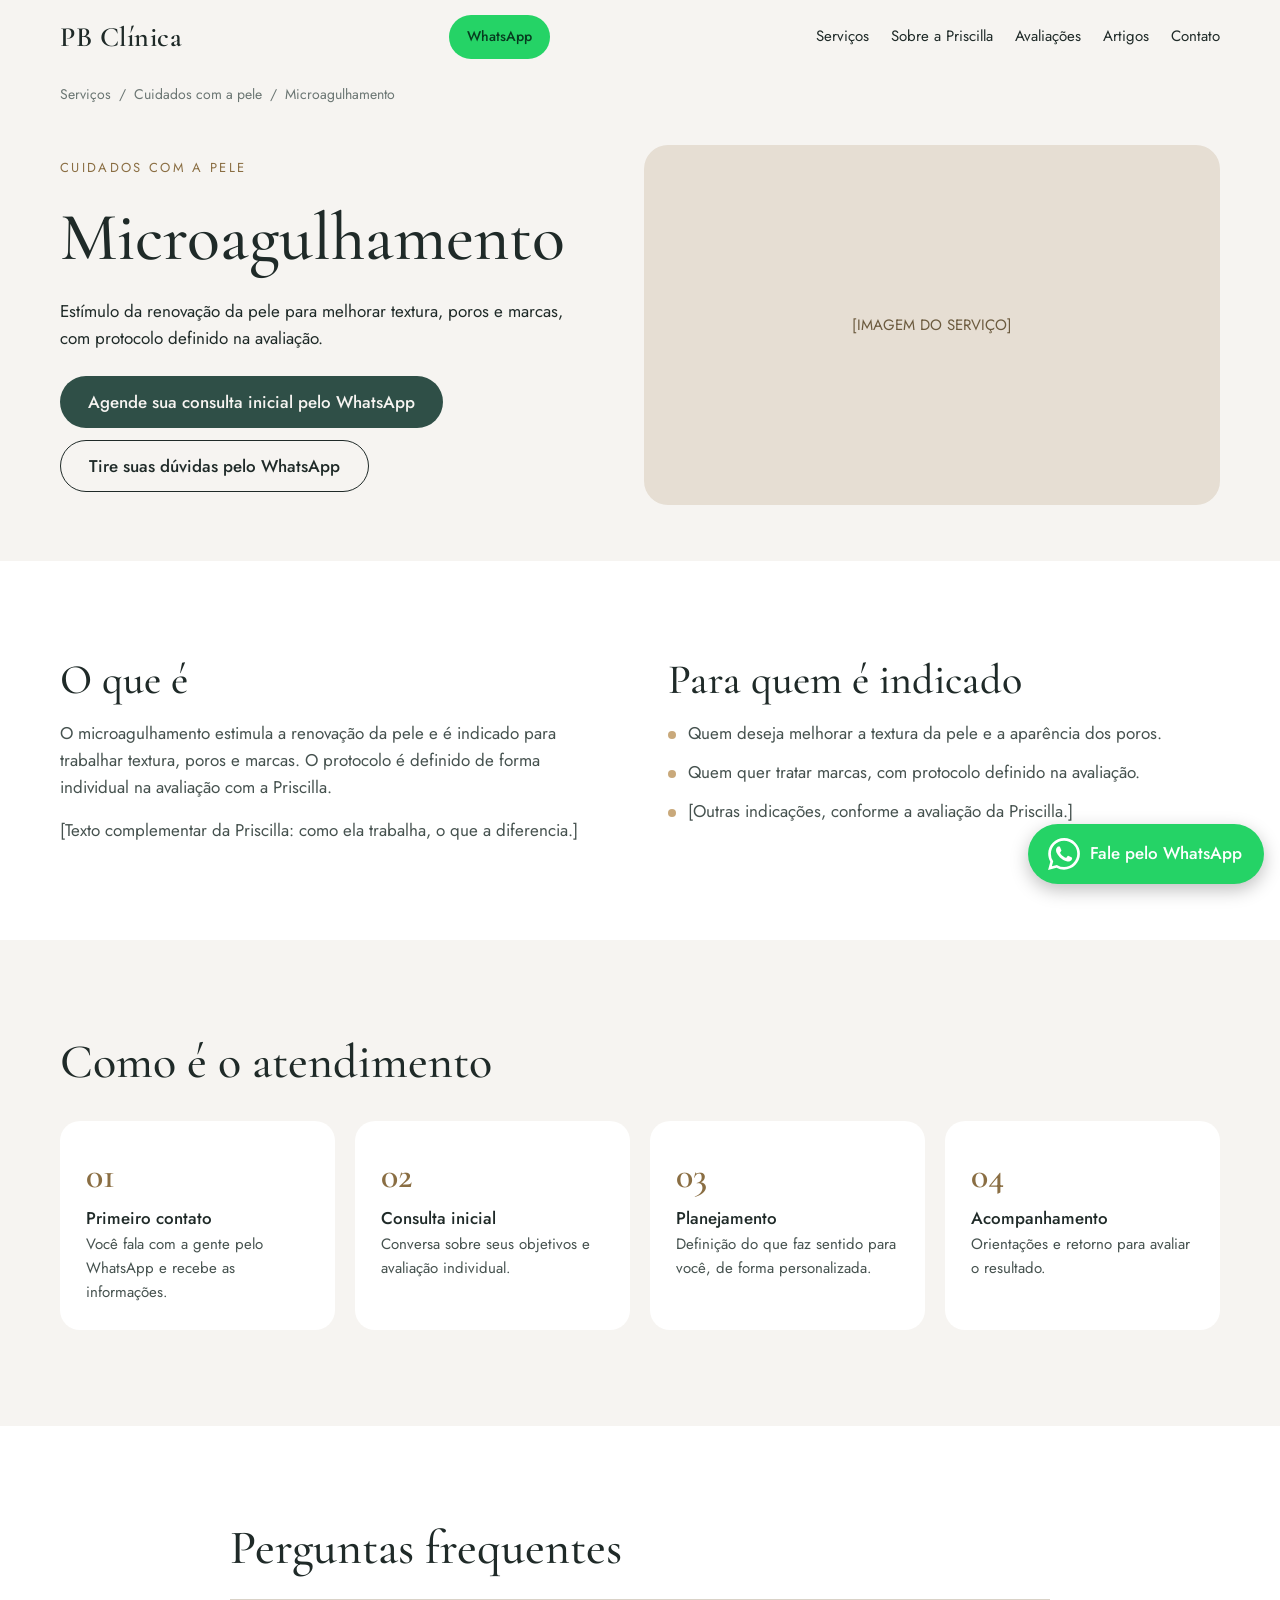
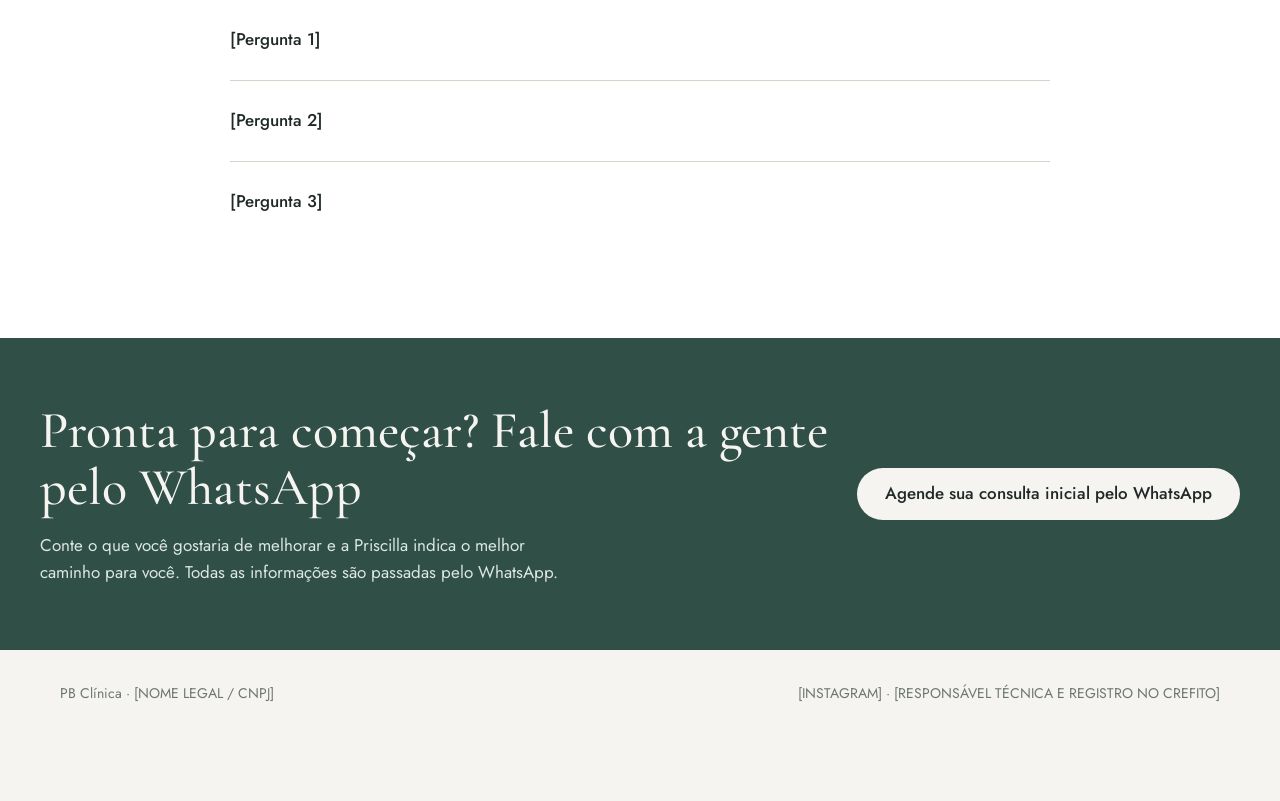
<file: servico-microagulhamento.html>
<!doctype html>
<html lang="pt-BR">
<head>
<meta charset="utf-8">
<meta name="viewport" content="width=device-width, initial-scale=1">
<title>Microagulhamento | PB Clínica</title>
<meta name="description" content="Estímulo da renovação da pele para melhorar textura, poros e marcas, com protocolo definido na avaliação.">
<meta name="robots" content="noindex, nofollow"><!-- REMOVER na hora de colocar o site no ar -->
<meta name="theme-color" content="#F6F4F1">
<link rel="preconnect" href="https://fonts.googleapis.com">
<link rel="preconnect" href="https://fonts.gstatic.com" crossorigin>
<link href="https://fonts.googleapis.com/css2?family=Cormorant+Garamond:wght@500;600&family=Jost:wght@400;500&display=swap" rel="stylesheet">
<link rel="stylesheet" href="style.css?v=2">
<script>window.goatcounter={path:function(p){return location.host+p}}</script><script data-goatcounter="https://drapriscillabraga.goatcounter.com/count" async src="//gc.zgo.at/count.js"></script><script>document.addEventListener("click",function(e){var a=e.target.closest&&e.target.closest("a[href*='wa.me'],a.cta,a[href*='infinitepay']");if(!a||!window.goatcounter||!goatcounter.count)return;var k=/wa\.me/.test(a.href)?"whatsapp":/infinitepay/.test(a.href)?"cartao":"cta";goatcounter.count({event:true,path:"clique-"+k+" ("+location.host+")",title:"Clique "+k})})</script></head>
<body>
<header class="site-header"><div class="header-in">
<a class="logo" href="index.html">PB Clínica</a>
<a class="btn btn-wa header-wa" href="https://wa.me/5584999132297?text=Ol%C3%A1%21%20Vim%20pelo%20site%20da%20PB%20Cl%C3%ADnica%20e%20gostaria%20de%20saber%20mais%20sobre%20os%20procedimentos." target="_blank" rel="noopener">WhatsApp</a>
<nav class="nav" aria-label="Principal">
<a href="index.html#servicos">Serviços</a>
<a href="index.html#sobre">Sobre a Priscilla</a>
<a href="index.html#avaliacoes">Avaliações</a>
<a href="index.html#artigos">Artigos</a>
<a href="index.html#contato">Contato</a>
</nav>
</div></header>
<main>
<div class="wrap crumbs"><a href="index.html#servicos">Serviços</a><span>/</span><span>Cuidados com a pele</span><span>/</span><span>Microagulhamento</span></div>
<section class="page-hero"><div class="wrap hero-grid" style="padding-top:24px">
<div class="stack" style="gap:24px">
<div class="eyebrow">Cuidados com a pele</div>
<h1>Microagulhamento</h1>
<p class="lead">Estímulo da renovação da pele para melhorar textura, poros e marcas, com protocolo definido na avaliação.</p>
<div class="btn-row">
<a class="btn btn-primary" href="https://wa.me/5584999132297?text=Ol%C3%A1%21%20Vim%20pelo%20site%20da%20PB%20Cl%C3%ADnica%20e%20gostaria%20de%20agendar%20minha%20consulta%20inicial." target="_blank" rel="noopener">Agende sua consulta inicial pelo WhatsApp</a>
<a class="btn btn-outline" href="https://wa.me/5584999132297?text=Ol%C3%A1%21%20Vim%20pelo%20site%20da%20PB%20Cl%C3%ADnica%20e%20gostaria%20de%20saber%20mais%20sobre%20os%20procedimentos." target="_blank" rel="noopener">Tire suas dúvidas pelo WhatsApp</a>
</div>
</div>
<div class="photo photo-box" style="min-height:360px">[IMAGEM DO SERVIÇO]</div>
</div></section>

<section class="section white"><div class="wrap two-col">
<div><h2>O que é</h2><p>O microagulhamento estimula a renovação da pele e é indicado para trabalhar textura, poros e marcas. O protocolo é definido de forma individual na avaliação com a Priscilla.</p><p style="margin-top:16px">[Texto complementar da Priscilla: como ela trabalha, o que a diferencia.]</p></div>
<div><h2>Para quem é indicado</h2><ul class="bullets"><li>Quem deseja melhorar a textura da pele e a aparência dos poros.</li><li>Quem quer tratar marcas, com protocolo definido na avaliação.</li><li>[Outras indicações, conforme a avaliação da Priscilla.]</li></ul></div>
</div></section>

<section class="section"><div class="wrap">
<h2 style="margin-bottom:32px">Como é o atendimento</h2>
<div class="steps">
<div class="step"><div class="n">01</div><div class="t">Primeiro contato</div><div class="d">Você fala com a gente pelo WhatsApp e recebe as informações.</div></div>
<div class="step"><div class="n">02</div><div class="t">Consulta inicial</div><div class="d">Conversa sobre seus objetivos e avaliação individual.</div></div>
<div class="step"><div class="n">03</div><div class="t">Planejamento</div><div class="d">Definição do que faz sentido para você, de forma personalizada.</div></div>
<div class="step"><div class="n">04</div><div class="t">Acompanhamento</div><div class="d">Orientações e retorno para avaliar o resultado.</div></div>
</div></div></section>

<section class="section white"><div class="wrap faq">
<h2 style="margin-bottom:24px">Perguntas frequentes</h2>
<details><summary>[Pergunta 1]</summary><p>[Resposta da Priscilla]</p></details>
<details><summary>[Pergunta 2]</summary><p>[Resposta da Priscilla]</p></details>
<details><summary>[Pergunta 3]</summary><p>[Resposta da Priscilla]</p></details>
</div></section>
<section class="cta"><div class="wrap cta-in">
<div class="stack"><h2>Pronta para começar? Fale com a gente pelo WhatsApp</h2><p>Conte o que você gostaria de melhorar e a Priscilla indica o melhor caminho para você. Todas as informações são passadas pelo WhatsApp.</p></div>
<div class="btn-row"><a class="btn btn-light" href="https://wa.me/5584999132297?text=Ol%C3%A1%21%20Vim%20pelo%20site%20da%20PB%20Cl%C3%ADnica%20e%20gostaria%20de%20agendar%20minha%20consulta%20inicial." target="_blank" rel="noopener">Agende sua consulta inicial pelo WhatsApp</a></div>
</div></section>
</main>
<footer class="site-footer"><div class="wrap footer-in">
<div>PB Clínica · [NOME LEGAL / CNPJ]</div>
<div>[INSTAGRAM] · [RESPONSÁVEL TÉCNICA E REGISTRO NO CREFITO]</div>
</div></footer>
<a class="wa-float" href="https://wa.me/5584999132297?text=Ol%C3%A1%21%20Vim%20pelo%20site%20da%20PB%20Cl%C3%ADnica%20e%20gostaria%20de%20saber%20mais%20sobre%20os%20procedimentos." target="_blank" rel="noopener" aria-label="Falar com a PB Clínica pelo WhatsApp"><svg viewBox="0 0 24 24" aria-hidden="true"><path d="M17.472 14.382c-.297-.149-1.758-.867-2.03-.967-.273-.099-.471-.148-.67.15-.197.297-.767.966-.94 1.164-.173.199-.347.223-.644.075-.297-.15-1.255-.463-2.39-1.475-.883-.788-1.48-1.761-1.653-2.059-.173-.297-.018-.458.13-.606.134-.133.298-.347.446-.52.149-.174.198-.298.298-.497.099-.198.05-.371-.025-.52-.075-.149-.669-1.612-.916-2.207-.242-.579-.487-.5-.669-.51-.173-.008-.371-.01-.57-.01-.198 0-.52.074-.792.372-.272.297-1.04 1.016-1.04 2.479 0 1.462 1.065 2.875 1.213 3.074.149.198 2.096 3.2 5.077 4.487.709.306 1.262.489 1.694.625.712.227 1.36.195 1.871.118.571-.085 1.758-.719 2.006-1.413.248-.694.248-1.289.173-1.413-.074-.124-.272-.198-.57-.347m-5.421 7.403h-.004a9.87 9.87 0 01-5.031-1.378l-.361-.214-3.741.982.998-3.648-.235-.374a9.86 9.86 0 01-1.51-5.26c.001-5.45 4.436-9.884 9.888-9.884 2.64 0 5.122 1.03 6.988 2.898a9.825 9.825 0 012.893 6.994c-.003 5.45-4.437 9.884-9.885 9.884m8.413-18.297A11.815 11.815 0 0012.05 0C5.495 0 .16 5.335.157 11.892c0 2.096.547 4.142 1.588 5.945L.057 24l6.305-1.654a11.882 11.882 0 005.683 1.448h.005c6.554 0 11.89-5.335 11.893-11.893a11.821 11.821 0 00-3.48-8.413Z"/></svg><span class="wa-label">Fale pelo WhatsApp</span></a>
</body>
</html>
</file>
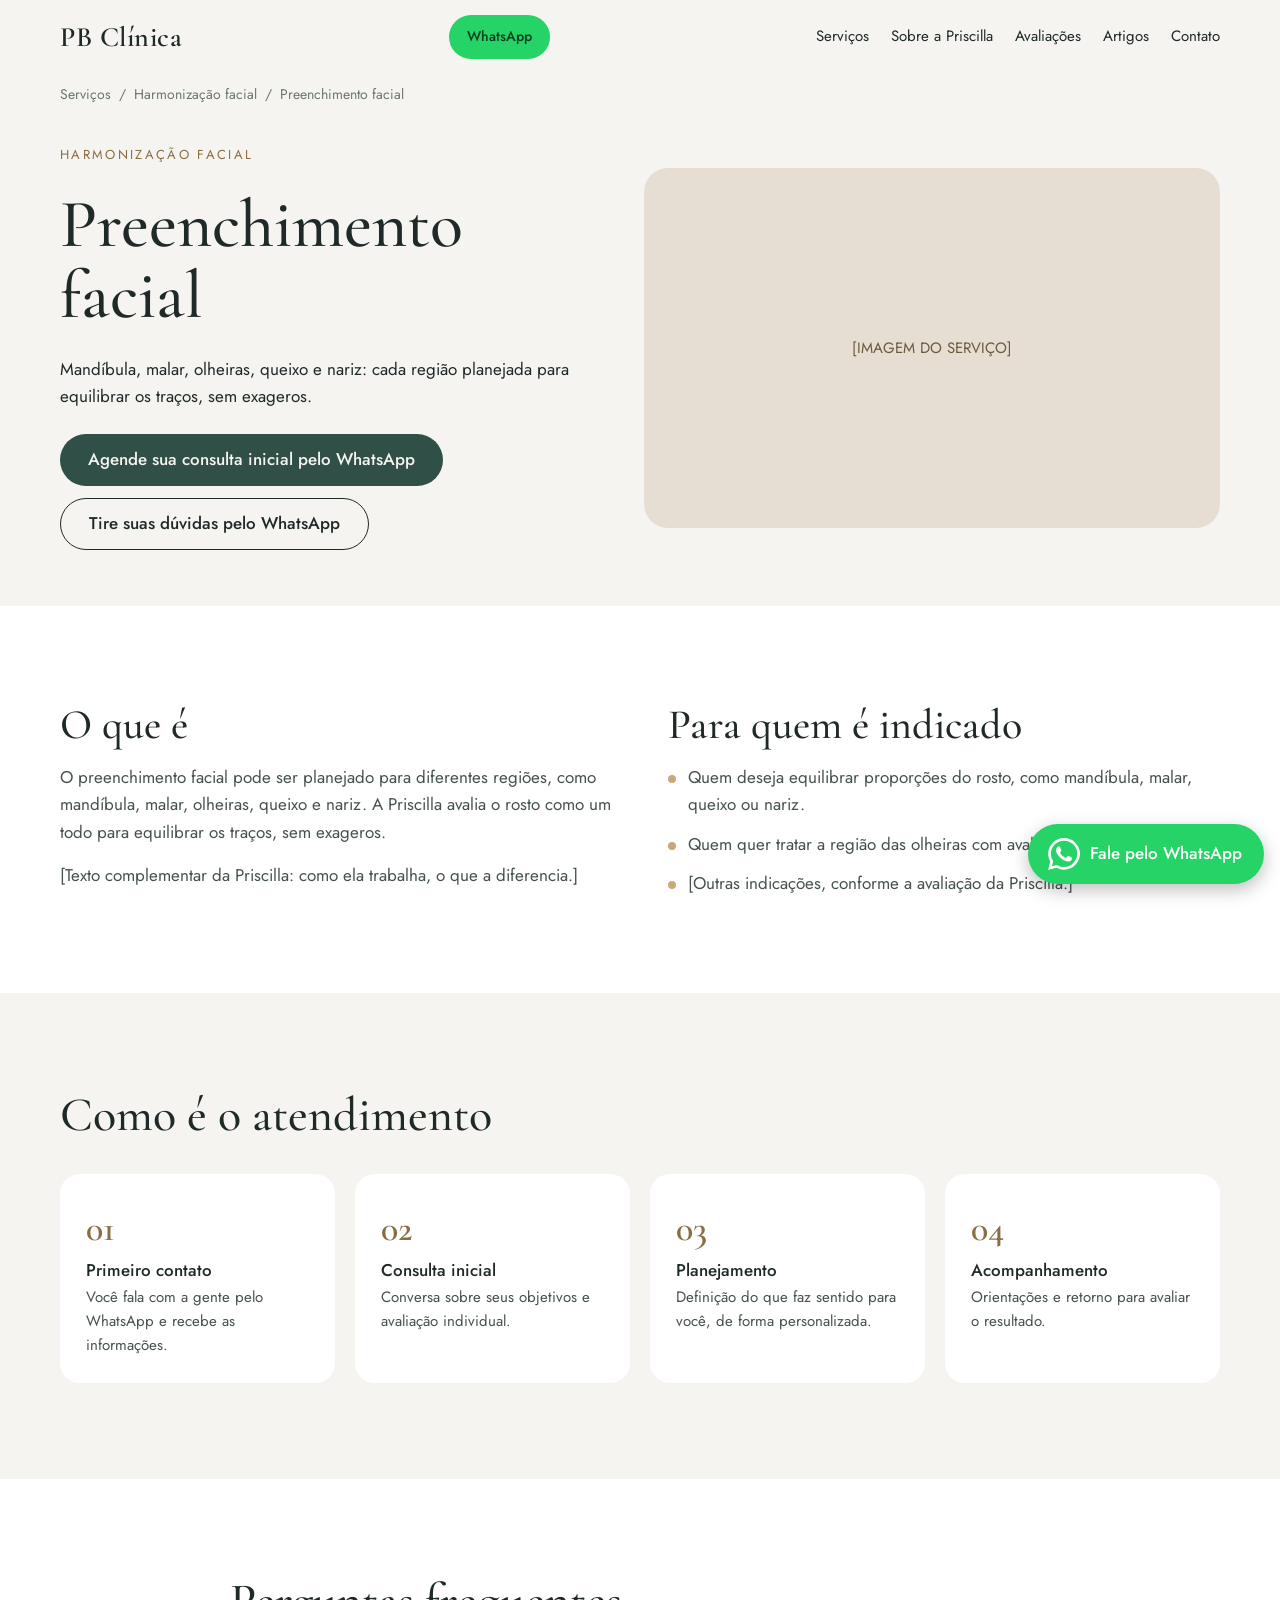
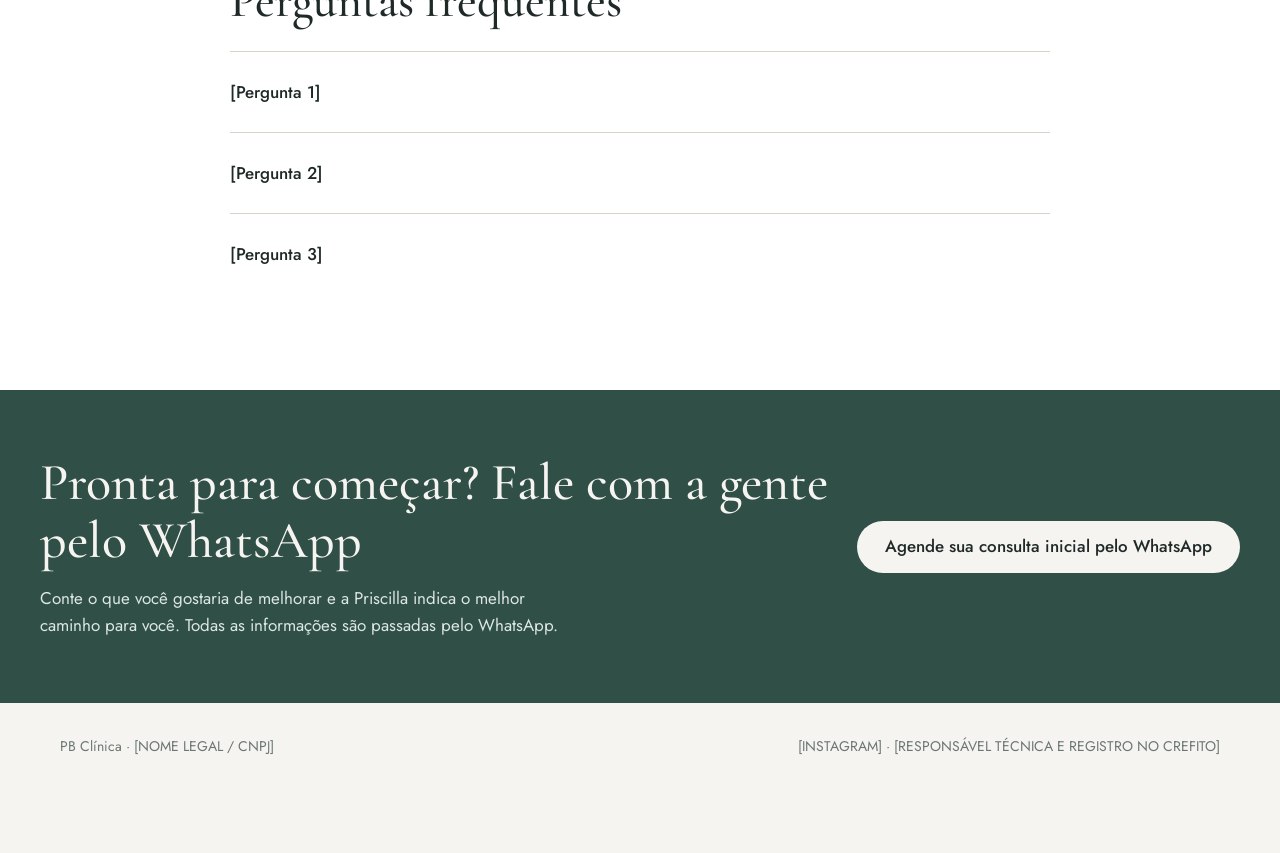
<file: servico-preenchimento-facial.html>
<!doctype html>
<html lang="pt-BR">
<head>
<meta charset="utf-8">
<meta name="viewport" content="width=device-width, initial-scale=1">
<title>Preenchimento facial | PB Clínica</title>
<meta name="description" content="Mandíbula, malar, olheiras, queixo e nariz: cada região planejada para equilibrar os traços, sem exageros.">
<meta name="robots" content="noindex, nofollow"><!-- REMOVER na hora de colocar o site no ar -->
<meta name="theme-color" content="#F6F4F1">
<link rel="preconnect" href="https://fonts.googleapis.com">
<link rel="preconnect" href="https://fonts.gstatic.com" crossorigin>
<link href="https://fonts.googleapis.com/css2?family=Cormorant+Garamond:wght@500;600&family=Jost:wght@400;500&display=swap" rel="stylesheet">
<link rel="stylesheet" href="style.css?v=2">
<script>window.goatcounter={path:function(p){return location.host+p}}</script><script data-goatcounter="https://drapriscillabraga.goatcounter.com/count" async src="//gc.zgo.at/count.js"></script><script>document.addEventListener("click",function(e){var a=e.target.closest&&e.target.closest("a[href*='wa.me'],a.cta,a[href*='infinitepay']");if(!a||!window.goatcounter||!goatcounter.count)return;var k=/wa\.me/.test(a.href)?"whatsapp":/infinitepay/.test(a.href)?"cartao":"cta";goatcounter.count({event:true,path:"clique-"+k+" ("+location.host+")",title:"Clique "+k})})</script></head>
<body>
<header class="site-header"><div class="header-in">
<a class="logo" href="index.html">PB Clínica</a>
<a class="btn btn-wa header-wa" href="https://wa.me/5584999132297?text=Ol%C3%A1%21%20Vim%20pelo%20site%20da%20PB%20Cl%C3%ADnica%20e%20gostaria%20de%20saber%20mais%20sobre%20os%20procedimentos." target="_blank" rel="noopener">WhatsApp</a>
<nav class="nav" aria-label="Principal">
<a href="index.html#servicos">Serviços</a>
<a href="index.html#sobre">Sobre a Priscilla</a>
<a href="index.html#avaliacoes">Avaliações</a>
<a href="index.html#artigos">Artigos</a>
<a href="index.html#contato">Contato</a>
</nav>
</div></header>
<main>
<div class="wrap crumbs"><a href="index.html#servicos">Serviços</a><span>/</span><span>Harmonização facial</span><span>/</span><span>Preenchimento facial</span></div>
<section class="page-hero"><div class="wrap hero-grid" style="padding-top:24px">
<div class="stack" style="gap:24px">
<div class="eyebrow">Harmonização facial</div>
<h1>Preenchimento facial</h1>
<p class="lead">Mandíbula, malar, olheiras, queixo e nariz: cada região planejada para equilibrar os traços, sem exageros.</p>
<div class="btn-row">
<a class="btn btn-primary" href="https://wa.me/5584999132297?text=Ol%C3%A1%21%20Vim%20pelo%20site%20da%20PB%20Cl%C3%ADnica%20e%20gostaria%20de%20agendar%20minha%20consulta%20inicial." target="_blank" rel="noopener">Agende sua consulta inicial pelo WhatsApp</a>
<a class="btn btn-outline" href="https://wa.me/5584999132297?text=Ol%C3%A1%21%20Vim%20pelo%20site%20da%20PB%20Cl%C3%ADnica%20e%20gostaria%20de%20saber%20mais%20sobre%20os%20procedimentos." target="_blank" rel="noopener">Tire suas dúvidas pelo WhatsApp</a>
</div>
</div>
<div class="photo photo-box" style="min-height:360px">[IMAGEM DO SERVIÇO]</div>
</div></section>

<section class="section white"><div class="wrap two-col">
<div><h2>O que é</h2><p>O preenchimento facial pode ser planejado para diferentes regiões, como mandíbula, malar, olheiras, queixo e nariz. A Priscilla avalia o rosto como um todo para equilibrar os traços, sem exageros.</p><p style="margin-top:16px">[Texto complementar da Priscilla: como ela trabalha, o que a diferencia.]</p></div>
<div><h2>Para quem é indicado</h2><ul class="bullets"><li>Quem deseja equilibrar proporções do rosto, como mandíbula, malar, queixo ou nariz.</li><li>Quem quer tratar a região das olheiras com avaliação individual.</li><li>[Outras indicações, conforme a avaliação da Priscilla.]</li></ul></div>
</div></section>

<section class="section"><div class="wrap">
<h2 style="margin-bottom:32px">Como é o atendimento</h2>
<div class="steps">
<div class="step"><div class="n">01</div><div class="t">Primeiro contato</div><div class="d">Você fala com a gente pelo WhatsApp e recebe as informações.</div></div>
<div class="step"><div class="n">02</div><div class="t">Consulta inicial</div><div class="d">Conversa sobre seus objetivos e avaliação individual.</div></div>
<div class="step"><div class="n">03</div><div class="t">Planejamento</div><div class="d">Definição do que faz sentido para você, de forma personalizada.</div></div>
<div class="step"><div class="n">04</div><div class="t">Acompanhamento</div><div class="d">Orientações e retorno para avaliar o resultado.</div></div>
</div></div></section>

<section class="section white"><div class="wrap faq">
<h2 style="margin-bottom:24px">Perguntas frequentes</h2>
<details><summary>[Pergunta 1]</summary><p>[Resposta da Priscilla]</p></details>
<details><summary>[Pergunta 2]</summary><p>[Resposta da Priscilla]</p></details>
<details><summary>[Pergunta 3]</summary><p>[Resposta da Priscilla]</p></details>
</div></section>
<section class="cta"><div class="wrap cta-in">
<div class="stack"><h2>Pronta para começar? Fale com a gente pelo WhatsApp</h2><p>Conte o que você gostaria de melhorar e a Priscilla indica o melhor caminho para você. Todas as informações são passadas pelo WhatsApp.</p></div>
<div class="btn-row"><a class="btn btn-light" href="https://wa.me/5584999132297?text=Ol%C3%A1%21%20Vim%20pelo%20site%20da%20PB%20Cl%C3%ADnica%20e%20gostaria%20de%20agendar%20minha%20consulta%20inicial." target="_blank" rel="noopener">Agende sua consulta inicial pelo WhatsApp</a></div>
</div></section>
</main>
<footer class="site-footer"><div class="wrap footer-in">
<div>PB Clínica · [NOME LEGAL / CNPJ]</div>
<div>[INSTAGRAM] · [RESPONSÁVEL TÉCNICA E REGISTRO NO CREFITO]</div>
</div></footer>
<a class="wa-float" href="https://wa.me/5584999132297?text=Ol%C3%A1%21%20Vim%20pelo%20site%20da%20PB%20Cl%C3%ADnica%20e%20gostaria%20de%20saber%20mais%20sobre%20os%20procedimentos." target="_blank" rel="noopener" aria-label="Falar com a PB Clínica pelo WhatsApp"><svg viewBox="0 0 24 24" aria-hidden="true"><path d="M17.472 14.382c-.297-.149-1.758-.867-2.03-.967-.273-.099-.471-.148-.67.15-.197.297-.767.966-.94 1.164-.173.199-.347.223-.644.075-.297-.15-1.255-.463-2.39-1.475-.883-.788-1.48-1.761-1.653-2.059-.173-.297-.018-.458.13-.606.134-.133.298-.347.446-.52.149-.174.198-.298.298-.497.099-.198.05-.371-.025-.52-.075-.149-.669-1.612-.916-2.207-.242-.579-.487-.5-.669-.51-.173-.008-.371-.01-.57-.01-.198 0-.52.074-.792.372-.272.297-1.04 1.016-1.04 2.479 0 1.462 1.065 2.875 1.213 3.074.149.198 2.096 3.2 5.077 4.487.709.306 1.262.489 1.694.625.712.227 1.36.195 1.871.118.571-.085 1.758-.719 2.006-1.413.248-.694.248-1.289.173-1.413-.074-.124-.272-.198-.57-.347m-5.421 7.403h-.004a9.87 9.87 0 01-5.031-1.378l-.361-.214-3.741.982.998-3.648-.235-.374a9.86 9.86 0 01-1.51-5.26c.001-5.45 4.436-9.884 9.888-9.884 2.64 0 5.122 1.03 6.988 2.898a9.825 9.825 0 012.893 6.994c-.003 5.45-4.437 9.884-9.885 9.884m8.413-18.297A11.815 11.815 0 0012.05 0C5.495 0 .16 5.335.157 11.892c0 2.096.547 4.142 1.588 5.945L.057 24l6.305-1.654a11.882 11.882 0 005.683 1.448h.005c6.554 0 11.89-5.335 11.893-11.893a11.821 11.821 0 00-3.48-8.413Z"/></svg><span class="wa-label">Fale pelo WhatsApp</span></a>
</body>
</html>
</file>
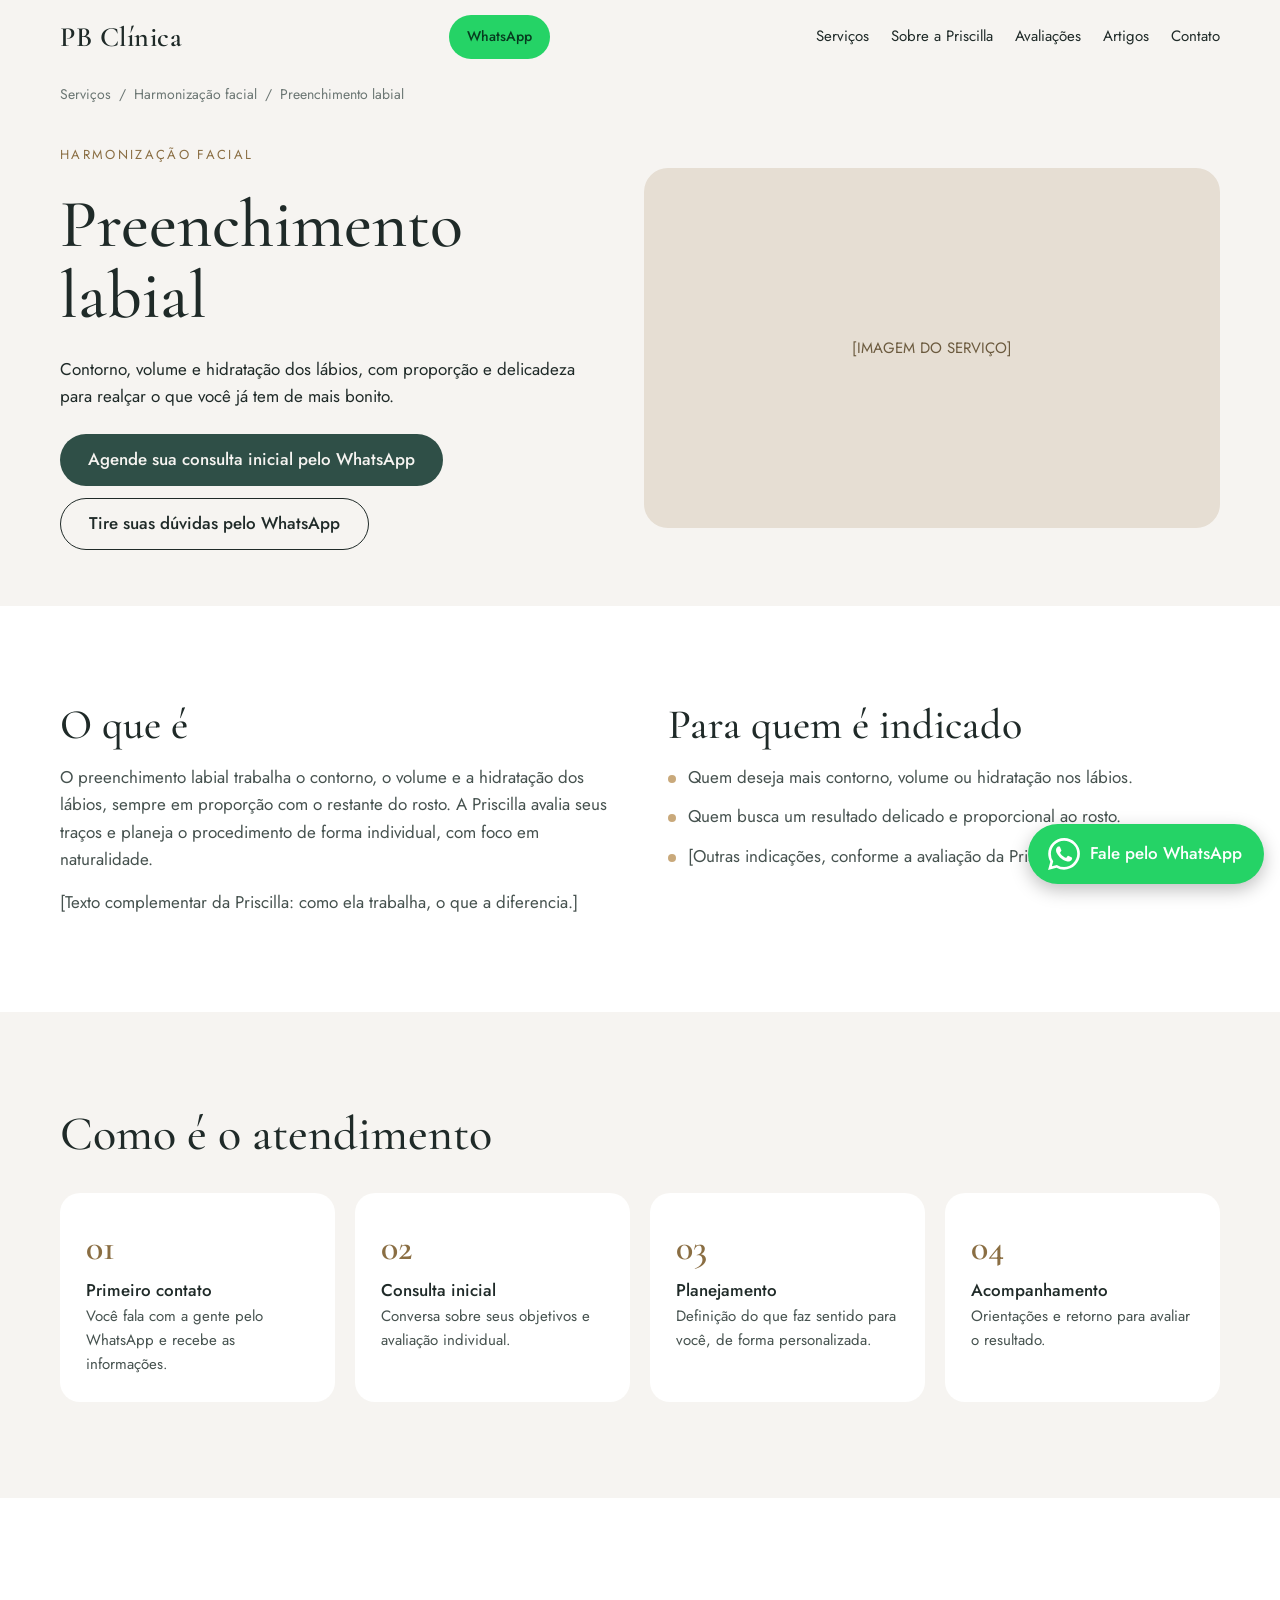
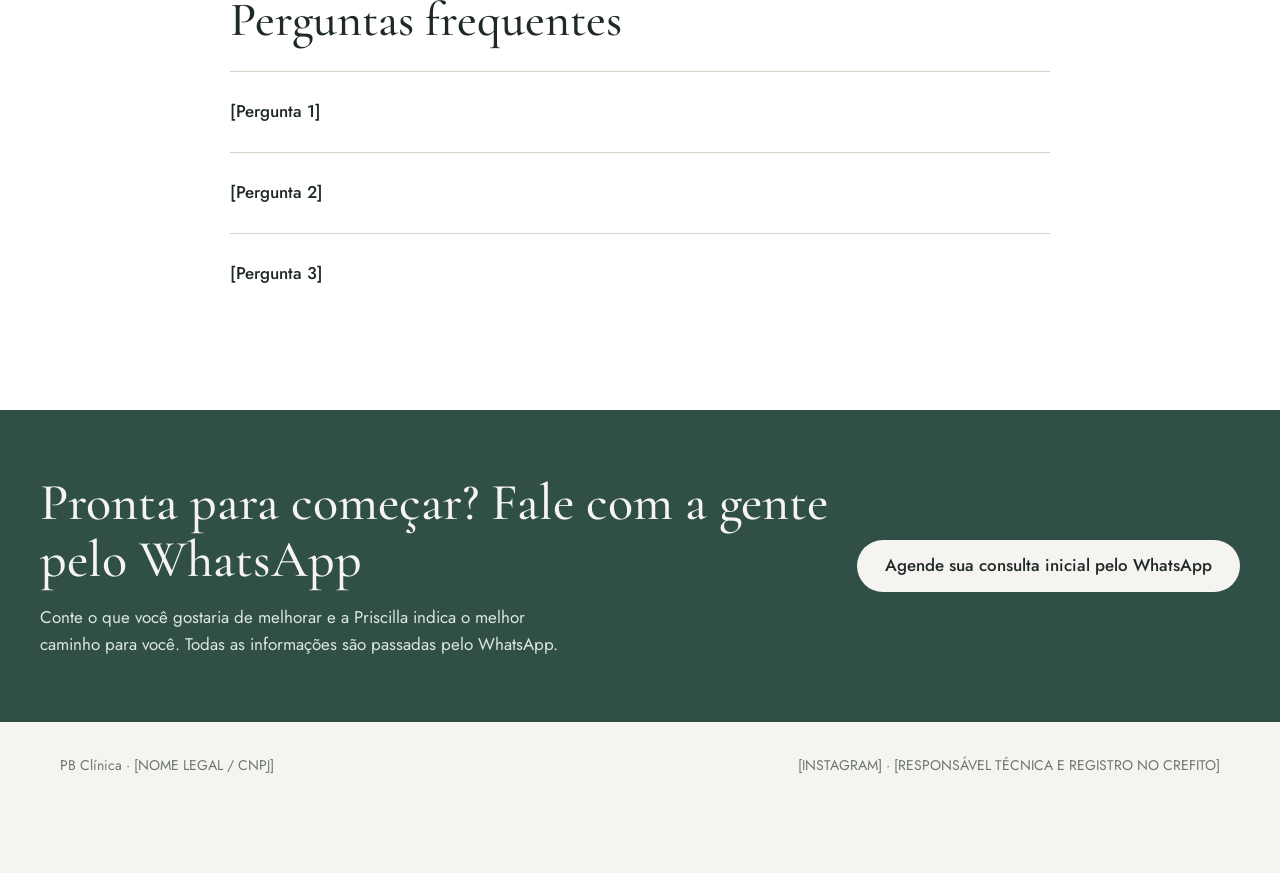
<file: servico-preenchimento-labial.html>
<!doctype html>
<html lang="pt-BR">
<head>
<meta charset="utf-8">
<meta name="viewport" content="width=device-width, initial-scale=1">
<title>Preenchimento labial | PB Clínica</title>
<meta name="description" content="Contorno, volume e hidratação dos lábios, com proporção e delicadeza para realçar o que você já tem de mais bonito.">
<meta name="robots" content="noindex, nofollow"><!-- REMOVER na hora de colocar o site no ar -->
<meta name="theme-color" content="#F6F4F1">
<link rel="preconnect" href="https://fonts.googleapis.com">
<link rel="preconnect" href="https://fonts.gstatic.com" crossorigin>
<link href="https://fonts.googleapis.com/css2?family=Cormorant+Garamond:wght@500;600&family=Jost:wght@400;500&display=swap" rel="stylesheet">
<link rel="stylesheet" href="style.css?v=2">
<script>window.goatcounter={path:function(p){return location.host+p}}</script><script data-goatcounter="https://drapriscillabraga.goatcounter.com/count" async src="//gc.zgo.at/count.js"></script><script>document.addEventListener("click",function(e){var a=e.target.closest&&e.target.closest("a[href*='wa.me'],a.cta,a[href*='infinitepay']");if(!a||!window.goatcounter||!goatcounter.count)return;var k=/wa\.me/.test(a.href)?"whatsapp":/infinitepay/.test(a.href)?"cartao":"cta";goatcounter.count({event:true,path:"clique-"+k+" ("+location.host+")",title:"Clique "+k})})</script></head>
<body>
<header class="site-header"><div class="header-in">
<a class="logo" href="index.html">PB Clínica</a>
<a class="btn btn-wa header-wa" href="https://wa.me/5584999132297?text=Ol%C3%A1%21%20Vim%20pelo%20site%20da%20PB%20Cl%C3%ADnica%20e%20gostaria%20de%20saber%20mais%20sobre%20os%20procedimentos." target="_blank" rel="noopener">WhatsApp</a>
<nav class="nav" aria-label="Principal">
<a href="index.html#servicos">Serviços</a>
<a href="index.html#sobre">Sobre a Priscilla</a>
<a href="index.html#avaliacoes">Avaliações</a>
<a href="index.html#artigos">Artigos</a>
<a href="index.html#contato">Contato</a>
</nav>
</div></header>
<main>
<div class="wrap crumbs"><a href="index.html#servicos">Serviços</a><span>/</span><span>Harmonização facial</span><span>/</span><span>Preenchimento labial</span></div>
<section class="page-hero"><div class="wrap hero-grid" style="padding-top:24px">
<div class="stack" style="gap:24px">
<div class="eyebrow">Harmonização facial</div>
<h1>Preenchimento labial</h1>
<p class="lead">Contorno, volume e hidratação dos lábios, com proporção e delicadeza para realçar o que você já tem de mais bonito.</p>
<div class="btn-row">
<a class="btn btn-primary" href="https://wa.me/5584999132297?text=Ol%C3%A1%21%20Vim%20pelo%20site%20da%20PB%20Cl%C3%ADnica%20e%20gostaria%20de%20agendar%20minha%20consulta%20inicial." target="_blank" rel="noopener">Agende sua consulta inicial pelo WhatsApp</a>
<a class="btn btn-outline" href="https://wa.me/5584999132297?text=Ol%C3%A1%21%20Vim%20pelo%20site%20da%20PB%20Cl%C3%ADnica%20e%20gostaria%20de%20saber%20mais%20sobre%20os%20procedimentos." target="_blank" rel="noopener">Tire suas dúvidas pelo WhatsApp</a>
</div>
</div>
<div class="photo photo-box" style="min-height:360px">[IMAGEM DO SERVIÇO]</div>
</div></section>

<section class="section white"><div class="wrap two-col">
<div><h2>O que é</h2><p>O preenchimento labial trabalha o contorno, o volume e a hidratação dos lábios, sempre em proporção com o restante do rosto. A Priscilla avalia seus traços e planeja o procedimento de forma individual, com foco em naturalidade.</p><p style="margin-top:16px">[Texto complementar da Priscilla: como ela trabalha, o que a diferencia.]</p></div>
<div><h2>Para quem é indicado</h2><ul class="bullets"><li>Quem deseja mais contorno, volume ou hidratação nos lábios.</li><li>Quem busca um resultado delicado e proporcional ao rosto.</li><li>[Outras indicações, conforme a avaliação da Priscilla.]</li></ul></div>
</div></section>

<section class="section"><div class="wrap">
<h2 style="margin-bottom:32px">Como é o atendimento</h2>
<div class="steps">
<div class="step"><div class="n">01</div><div class="t">Primeiro contato</div><div class="d">Você fala com a gente pelo WhatsApp e recebe as informações.</div></div>
<div class="step"><div class="n">02</div><div class="t">Consulta inicial</div><div class="d">Conversa sobre seus objetivos e avaliação individual.</div></div>
<div class="step"><div class="n">03</div><div class="t">Planejamento</div><div class="d">Definição do que faz sentido para você, de forma personalizada.</div></div>
<div class="step"><div class="n">04</div><div class="t">Acompanhamento</div><div class="d">Orientações e retorno para avaliar o resultado.</div></div>
</div></div></section>

<section class="section white"><div class="wrap faq">
<h2 style="margin-bottom:24px">Perguntas frequentes</h2>
<details><summary>[Pergunta 1]</summary><p>[Resposta da Priscilla]</p></details>
<details><summary>[Pergunta 2]</summary><p>[Resposta da Priscilla]</p></details>
<details><summary>[Pergunta 3]</summary><p>[Resposta da Priscilla]</p></details>
</div></section>
<section class="cta"><div class="wrap cta-in">
<div class="stack"><h2>Pronta para começar? Fale com a gente pelo WhatsApp</h2><p>Conte o que você gostaria de melhorar e a Priscilla indica o melhor caminho para você. Todas as informações são passadas pelo WhatsApp.</p></div>
<div class="btn-row"><a class="btn btn-light" href="https://wa.me/5584999132297?text=Ol%C3%A1%21%20Vim%20pelo%20site%20da%20PB%20Cl%C3%ADnica%20e%20gostaria%20de%20agendar%20minha%20consulta%20inicial." target="_blank" rel="noopener">Agende sua consulta inicial pelo WhatsApp</a></div>
</div></section>
</main>
<footer class="site-footer"><div class="wrap footer-in">
<div>PB Clínica · [NOME LEGAL / CNPJ]</div>
<div>[INSTAGRAM] · [RESPONSÁVEL TÉCNICA E REGISTRO NO CREFITO]</div>
</div></footer>
<a class="wa-float" href="https://wa.me/5584999132297?text=Ol%C3%A1%21%20Vim%20pelo%20site%20da%20PB%20Cl%C3%ADnica%20e%20gostaria%20de%20saber%20mais%20sobre%20os%20procedimentos." target="_blank" rel="noopener" aria-label="Falar com a PB Clínica pelo WhatsApp"><svg viewBox="0 0 24 24" aria-hidden="true"><path d="M17.472 14.382c-.297-.149-1.758-.867-2.03-.967-.273-.099-.471-.148-.67.15-.197.297-.767.966-.94 1.164-.173.199-.347.223-.644.075-.297-.15-1.255-.463-2.39-1.475-.883-.788-1.48-1.761-1.653-2.059-.173-.297-.018-.458.13-.606.134-.133.298-.347.446-.52.149-.174.198-.298.298-.497.099-.198.05-.371-.025-.52-.075-.149-.669-1.612-.916-2.207-.242-.579-.487-.5-.669-.51-.173-.008-.371-.01-.57-.01-.198 0-.52.074-.792.372-.272.297-1.04 1.016-1.04 2.479 0 1.462 1.065 2.875 1.213 3.074.149.198 2.096 3.2 5.077 4.487.709.306 1.262.489 1.694.625.712.227 1.36.195 1.871.118.571-.085 1.758-.719 2.006-1.413.248-.694.248-1.289.173-1.413-.074-.124-.272-.198-.57-.347m-5.421 7.403h-.004a9.87 9.87 0 01-5.031-1.378l-.361-.214-3.741.982.998-3.648-.235-.374a9.86 9.86 0 01-1.51-5.26c.001-5.45 4.436-9.884 9.888-9.884 2.64 0 5.122 1.03 6.988 2.898a9.825 9.825 0 012.893 6.994c-.003 5.45-4.437 9.884-9.885 9.884m8.413-18.297A11.815 11.815 0 0012.05 0C5.495 0 .16 5.335.157 11.892c0 2.096.547 4.142 1.588 5.945L.057 24l6.305-1.654a11.882 11.882 0 005.683 1.448h.005c6.554 0 11.89-5.335 11.893-11.893a11.821 11.821 0 00-3.48-8.413Z"/></svg><span class="wa-label">Fale pelo WhatsApp</span></a>
</body>
</html>
</file>
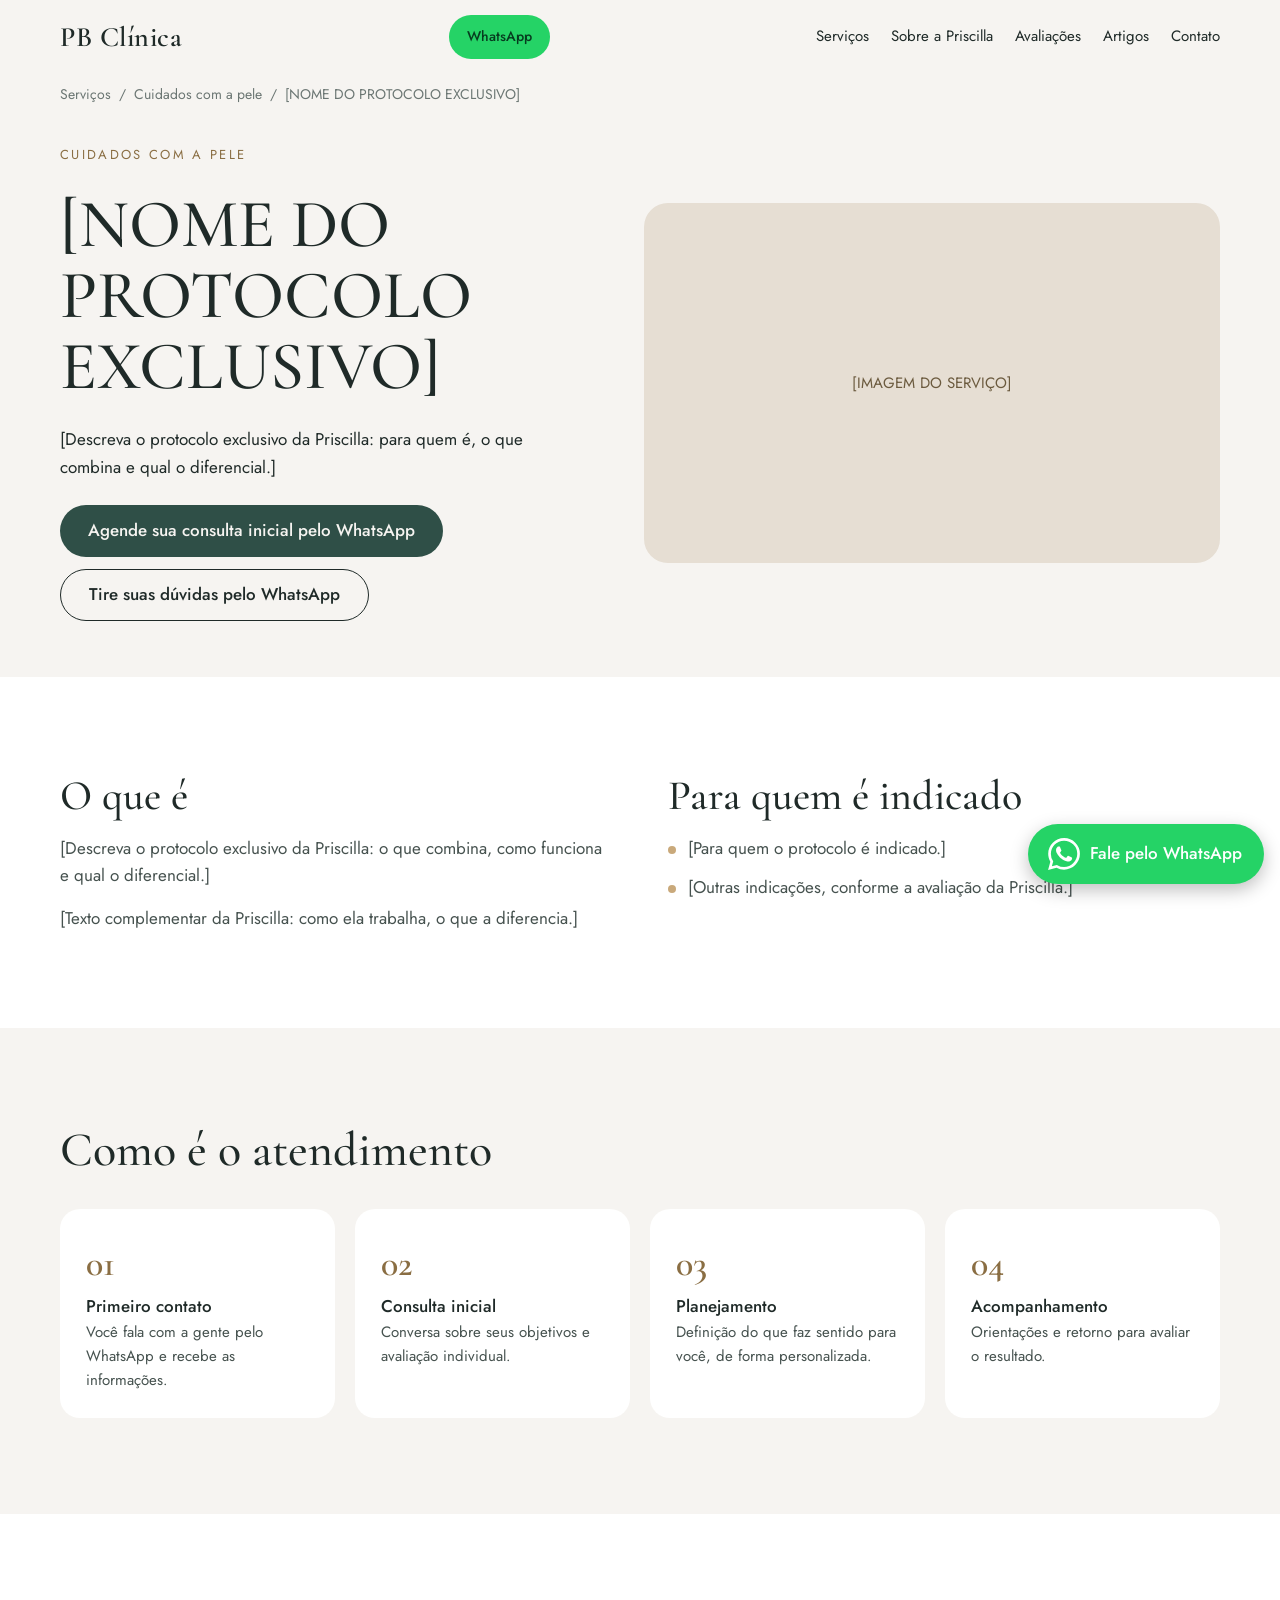
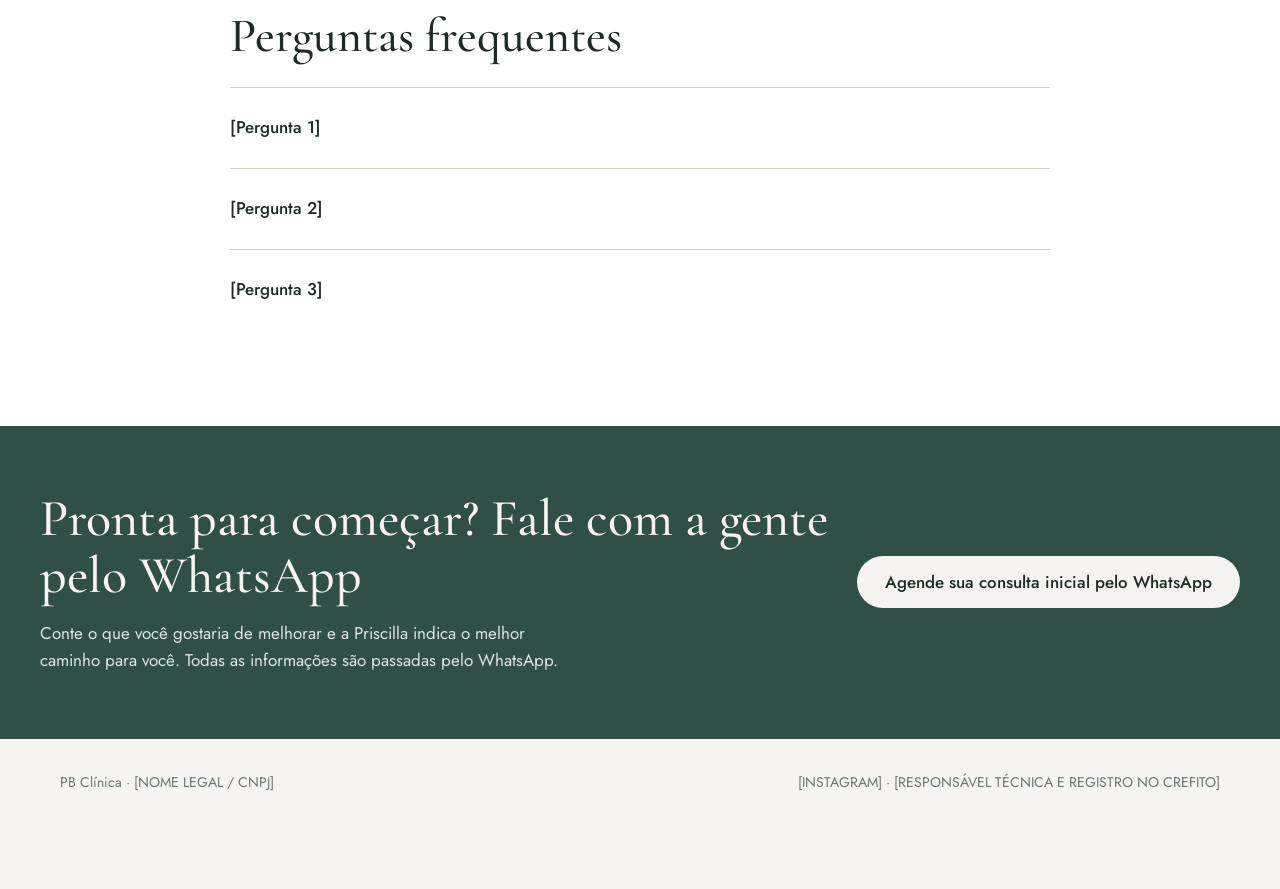
<file: servico-protocolos-exclusivos.html>
<!doctype html>
<html lang="pt-BR">
<head>
<meta charset="utf-8">
<meta name="viewport" content="width=device-width, initial-scale=1">
<title>[NOME DO PROTOCOLO EXCLUSIVO] | PB Clínica</title>
<meta name="description" content="[Descreva o protocolo exclusivo da Priscilla: para quem é, o que combina e qual o diferencial.]">
<meta name="robots" content="noindex, nofollow"><!-- REMOVER na hora de colocar o site no ar -->
<meta name="theme-color" content="#F6F4F1">
<link rel="preconnect" href="https://fonts.googleapis.com">
<link rel="preconnect" href="https://fonts.gstatic.com" crossorigin>
<link href="https://fonts.googleapis.com/css2?family=Cormorant+Garamond:wght@500;600&family=Jost:wght@400;500&display=swap" rel="stylesheet">
<link rel="stylesheet" href="style.css?v=2">
<script>window.goatcounter={path:function(p){return location.host+p}}</script><script data-goatcounter="https://drapriscillabraga.goatcounter.com/count" async src="//gc.zgo.at/count.js"></script><script>document.addEventListener("click",function(e){var a=e.target.closest&&e.target.closest("a[href*='wa.me'],a.cta,a[href*='infinitepay']");if(!a||!window.goatcounter||!goatcounter.count)return;var k=/wa\.me/.test(a.href)?"whatsapp":/infinitepay/.test(a.href)?"cartao":"cta";goatcounter.count({event:true,path:"clique-"+k+" ("+location.host+")",title:"Clique "+k})})</script></head>
<body>
<header class="site-header"><div class="header-in">
<a class="logo" href="index.html">PB Clínica</a>
<a class="btn btn-wa header-wa" href="https://wa.me/5584999132297?text=Ol%C3%A1%21%20Vim%20pelo%20site%20da%20PB%20Cl%C3%ADnica%20e%20gostaria%20de%20saber%20mais%20sobre%20os%20procedimentos." target="_blank" rel="noopener">WhatsApp</a>
<nav class="nav" aria-label="Principal">
<a href="index.html#servicos">Serviços</a>
<a href="index.html#sobre">Sobre a Priscilla</a>
<a href="index.html#avaliacoes">Avaliações</a>
<a href="index.html#artigos">Artigos</a>
<a href="index.html#contato">Contato</a>
</nav>
</div></header>
<main>
<div class="wrap crumbs"><a href="index.html#servicos">Serviços</a><span>/</span><span>Cuidados com a pele</span><span>/</span><span>[NOME DO PROTOCOLO EXCLUSIVO]</span></div>
<section class="page-hero"><div class="wrap hero-grid" style="padding-top:24px">
<div class="stack" style="gap:24px">
<div class="eyebrow">Cuidados com a pele</div>
<h1>[NOME DO PROTOCOLO EXCLUSIVO]</h1>
<p class="lead">[Descreva o protocolo exclusivo da Priscilla: para quem é, o que combina e qual o diferencial.]</p>
<div class="btn-row">
<a class="btn btn-primary" href="https://wa.me/5584999132297?text=Ol%C3%A1%21%20Vim%20pelo%20site%20da%20PB%20Cl%C3%ADnica%20e%20gostaria%20de%20agendar%20minha%20consulta%20inicial." target="_blank" rel="noopener">Agende sua consulta inicial pelo WhatsApp</a>
<a class="btn btn-outline" href="https://wa.me/5584999132297?text=Ol%C3%A1%21%20Vim%20pelo%20site%20da%20PB%20Cl%C3%ADnica%20e%20gostaria%20de%20saber%20mais%20sobre%20os%20procedimentos." target="_blank" rel="noopener">Tire suas dúvidas pelo WhatsApp</a>
</div>
</div>
<div class="photo photo-box" style="min-height:360px">[IMAGEM DO SERVIÇO]</div>
</div></section>

<section class="section white"><div class="wrap two-col">
<div><h2>O que é</h2><p>[Descreva o protocolo exclusivo da Priscilla: o que combina, como funciona e qual o diferencial.]</p><p style="margin-top:16px">[Texto complementar da Priscilla: como ela trabalha, o que a diferencia.]</p></div>
<div><h2>Para quem é indicado</h2><ul class="bullets"><li>[Para quem o protocolo é indicado.]</li><li>[Outras indicações, conforme a avaliação da Priscilla.]</li></ul></div>
</div></section>

<section class="section"><div class="wrap">
<h2 style="margin-bottom:32px">Como é o atendimento</h2>
<div class="steps">
<div class="step"><div class="n">01</div><div class="t">Primeiro contato</div><div class="d">Você fala com a gente pelo WhatsApp e recebe as informações.</div></div>
<div class="step"><div class="n">02</div><div class="t">Consulta inicial</div><div class="d">Conversa sobre seus objetivos e avaliação individual.</div></div>
<div class="step"><div class="n">03</div><div class="t">Planejamento</div><div class="d">Definição do que faz sentido para você, de forma personalizada.</div></div>
<div class="step"><div class="n">04</div><div class="t">Acompanhamento</div><div class="d">Orientações e retorno para avaliar o resultado.</div></div>
</div></div></section>

<section class="section white"><div class="wrap faq">
<h2 style="margin-bottom:24px">Perguntas frequentes</h2>
<details><summary>[Pergunta 1]</summary><p>[Resposta da Priscilla]</p></details>
<details><summary>[Pergunta 2]</summary><p>[Resposta da Priscilla]</p></details>
<details><summary>[Pergunta 3]</summary><p>[Resposta da Priscilla]</p></details>
</div></section>
<section class="cta"><div class="wrap cta-in">
<div class="stack"><h2>Pronta para começar? Fale com a gente pelo WhatsApp</h2><p>Conte o que você gostaria de melhorar e a Priscilla indica o melhor caminho para você. Todas as informações são passadas pelo WhatsApp.</p></div>
<div class="btn-row"><a class="btn btn-light" href="https://wa.me/5584999132297?text=Ol%C3%A1%21%20Vim%20pelo%20site%20da%20PB%20Cl%C3%ADnica%20e%20gostaria%20de%20agendar%20minha%20consulta%20inicial." target="_blank" rel="noopener">Agende sua consulta inicial pelo WhatsApp</a></div>
</div></section>
</main>
<footer class="site-footer"><div class="wrap footer-in">
<div>PB Clínica · [NOME LEGAL / CNPJ]</div>
<div>[INSTAGRAM] · [RESPONSÁVEL TÉCNICA E REGISTRO NO CREFITO]</div>
</div></footer>
<a class="wa-float" href="https://wa.me/5584999132297?text=Ol%C3%A1%21%20Vim%20pelo%20site%20da%20PB%20Cl%C3%ADnica%20e%20gostaria%20de%20saber%20mais%20sobre%20os%20procedimentos." target="_blank" rel="noopener" aria-label="Falar com a PB Clínica pelo WhatsApp"><svg viewBox="0 0 24 24" aria-hidden="true"><path d="M17.472 14.382c-.297-.149-1.758-.867-2.03-.967-.273-.099-.471-.148-.67.15-.197.297-.767.966-.94 1.164-.173.199-.347.223-.644.075-.297-.15-1.255-.463-2.39-1.475-.883-.788-1.48-1.761-1.653-2.059-.173-.297-.018-.458.13-.606.134-.133.298-.347.446-.52.149-.174.198-.298.298-.497.099-.198.05-.371-.025-.52-.075-.149-.669-1.612-.916-2.207-.242-.579-.487-.5-.669-.51-.173-.008-.371-.01-.57-.01-.198 0-.52.074-.792.372-.272.297-1.04 1.016-1.04 2.479 0 1.462 1.065 2.875 1.213 3.074.149.198 2.096 3.2 5.077 4.487.709.306 1.262.489 1.694.625.712.227 1.36.195 1.871.118.571-.085 1.758-.719 2.006-1.413.248-.694.248-1.289.173-1.413-.074-.124-.272-.198-.57-.347m-5.421 7.403h-.004a9.87 9.87 0 01-5.031-1.378l-.361-.214-3.741.982.998-3.648-.235-.374a9.86 9.86 0 01-1.51-5.26c.001-5.45 4.436-9.884 9.888-9.884 2.64 0 5.122 1.03 6.988 2.898a9.825 9.825 0 012.893 6.994c-.003 5.45-4.437 9.884-9.885 9.884m8.413-18.297A11.815 11.815 0 0012.05 0C5.495 0 .16 5.335.157 11.892c0 2.096.547 4.142 1.588 5.945L.057 24l6.305-1.654a11.882 11.882 0 005.683 1.448h.005c6.554 0 11.89-5.335 11.893-11.893a11.821 11.821 0 00-3.48-8.413Z"/></svg><span class="wa-label">Fale pelo WhatsApp</span></a>
</body>
</html>
</file>
<file: style.css>
:root{
  --bg:#F6F4F1; --ink:#1F2A28; --muted:#46524F; --soft:#6B7673;
  --gold:#8A6E43; --gold-light:#C9A97B; --sand:#E6DED3; --line:#D9D2C7;
  --white:#FFFFFF; --brand:#2F4F47; --dark:#1F2A28; --wa:#25D366; --wa-dark:#128C7E;
  --serif:'Cormorant Garamond',Georgia,serif; --sans:'Jost',system-ui,sans-serif;
}
*{box-sizing:border-box}
html{scroll-behavior:smooth;-webkit-text-size-adjust:100%}
body{margin:0;background:var(--bg);color:var(--ink);font-family:var(--sans);font-size:17px;line-height:1.6}
a{color:inherit;text-decoration:none}
a:hover{opacity:.8}
img{max-width:100%;display:block}
h1,h2,h3,h4{font-family:var(--serif);font-weight:500;margin:0;line-height:1.1}
p{margin:0}
.wrap{max-width:1200px;margin:0 auto;padding:0 20px}
.eyebrow{font-size:13px;letter-spacing:.18em;text-transform:uppercase;color:var(--gold)}
.section{padding:64px 0}
.section h2{font-size:clamp(34px,6vw,48px)}
.stack{display:flex;flex-direction:column;gap:16px}

/* Botões */
.btn{display:inline-flex;align-items:center;justify-content:center;min-height:52px;padding:14px 28px;border-radius:999px;font-weight:500;text-align:center;line-height:1.25}
.btn-primary{background:var(--brand);color:var(--bg)}
.btn-outline{border:1px solid var(--ink)}
.btn-light{background:var(--bg);color:var(--ink)}
.btn-wa{background:var(--wa);color:#073B1F}
.btn-row{display:flex;flex-wrap:wrap;gap:12px}
.btn-row .btn{flex:1 1 240px}

/* Cabeçalho */
.site-header{position:sticky;top:0;z-index:20;background:rgba(246,244,241,.94);backdrop-filter:blur(6px);border-bottom:1px solid transparent}
.header-in{display:flex;flex-wrap:wrap;align-items:center;justify-content:space-between;gap:6px 24px;padding:14px 20px;max-width:1200px;margin:0 auto}
.logo{font-family:var(--serif);font-size:28px;font-weight:600;letter-spacing:.02em}
.nav{display:flex;gap:4px 22px;font-size:15px;overflow-x:auto;white-space:nowrap;width:100%;order:3;padding-bottom:2px}
.nav a{padding:10px 0;display:inline-block}
.header-wa{font-size:14px;min-height:44px;padding:10px 18px}

/* Hero */
.hero{padding:32px 0 64px}
.hero-grid{display:flex;flex-direction:column;gap:36px}
.hero h1{font-size:clamp(42px,10vw,68px);line-height:1.04;letter-spacing:-.01em}
.hero p.lead{color:var(--muted);max-width:520px}
.hero .note{font-size:14px;color:var(--soft)}
.photo{background:var(--sand);color:#6B5A3E;display:flex;align-items:center;justify-content:center;text-align:center;padding:24px;font-size:15px}
.photo-arch{border-radius:200px 200px 24px 24px;min-height:360px}
.photo-box{border-radius:24px;min-height:300px}
.photo-img{overflow:hidden;background:var(--sand);width:100%;max-width:460px;margin-inline:auto;min-height:0!important}
.photo-img img{display:block;width:100%;height:auto;aspect-ratio:4/5;object-fit:cover}

/* Serviços */
.services{background:var(--white)}
.group-title{display:flex;align-items:center;gap:16px;margin:40px 0 20px}
.group-title h3{font-size:clamp(26px,5vw,34px);font-weight:600;white-space:nowrap}
.group-title .rule{flex:1;height:1px;background:var(--line)}
.cards{display:grid;grid-template-columns:repeat(auto-fit,minmax(270px,1fr));gap:20px}
.card{background:var(--bg);border-radius:20px;padding:28px;display:flex;flex-direction:column;gap:10px}
.card h4{font-size:28px;font-weight:600}
.card p{color:var(--muted);font-size:16px}
.card .more{margin-top:auto;padding-top:8px;color:var(--brand);font-weight:500;font-size:15px}

/* Sobre */
.about-grid{display:flex;flex-direction:column;gap:32px}
.about p{color:var(--muted)}

/* Avaliações */
.reviews{background:var(--dark);color:var(--bg)}
.reviews .eyebrow{color:var(--gold-light)}
.review{background:#2A3835;border-radius:20px;padding:28px;display:flex;flex-direction:column;gap:14px}
.review p{color:#E3DED6;font-size:16px}
.review .who{font-size:14px;color:var(--gold-light)}
.stars{color:var(--gold-light);letter-spacing:3px;font-size:18px}
.reviews .btn-gold{border:1px solid var(--gold-light);color:var(--gold-light)}
.rev-head{display:flex;flex-wrap:wrap;gap:16px 32px;align-items:flex-end;justify-content:space-between;margin-bottom:32px}

/* Artigos */
.article-card{display:flex;flex-direction:column;gap:14px}
.article-card .thumb{height:190px;border-radius:20px;background:var(--sand);display:flex;align-items:center;justify-content:center;color:#6B5A3E;font-size:14px}
.article-card .tag{font-size:12px;letter-spacing:.14em;text-transform:uppercase;color:var(--gold)}
.article-card h3{font-size:26px;font-weight:600;line-height:1.2}
.article-card .read{font-size:15px;color:var(--muted)}

/* CTA final */
.cta{background:var(--brand);color:var(--bg)}
.cta h2{font-size:clamp(36px,7vw,52px)}
.cta p{color:#DCE6E2;max-width:520px}
.cta-in{display:flex;flex-direction:column;gap:24px;padding:64px 0}

/* Páginas internas */
.crumbs{font-size:14px;color:var(--soft);display:flex;flex-wrap:wrap;gap:6px 8px;padding-top:8px}
.page-hero{padding:16px 0 56px}
.page-hero h1{font-size:clamp(44px,11vw,68px);line-height:1.04}
.two-col{display:flex;flex-direction:column;gap:40px}
.two-col h2{font-size:clamp(30px,6vw,42px);margin-bottom:16px}
.two-col p{color:var(--muted)}
.bullets{list-style:none;padding:0;margin:0;display:flex;flex-direction:column;gap:12px;color:var(--muted)}
.bullets li{display:flex;gap:12px}
.bullets li::before{content:"";flex:none;width:8px;height:8px;border-radius:99px;background:var(--gold-light);margin-top:11px}
.steps{display:grid;grid-template-columns:repeat(auto-fit,minmax(230px,1fr));gap:20px}
.step{background:var(--white);border-radius:20px;padding:26px}
.step .n{font-family:var(--serif);font-size:36px;font-weight:600;color:var(--gold)}
.step .t{font-weight:500}
.step .d{font-size:15px;color:var(--muted)}
.faq{max-width:860px}
.faq details{border-top:1px solid var(--line);padding:18px 0}
.faq summary{cursor:pointer;font-weight:500;min-height:44px;display:flex;align-items:center}
.faq details p{color:var(--muted);font-size:16px;padding-bottom:6px}
.white{background:var(--white)}

/* Artigo */
.post{max-width:760px;margin:0 auto;padding:24px 20px 64px;display:flex;flex-direction:column;gap:22px}
.post h1{font-size:clamp(38px,8vw,56px);line-height:1.08}
.post h2{font-size:clamp(28px,5.5vw,34px);font-weight:600;margin-top:12px}
.post p{color:var(--muted)}
.post .meta{font-size:15px;color:var(--soft)}
.post .cover{height:300px;border-radius:24px;background:var(--sand);display:flex;align-items:center;justify-content:center;color:#6B5A3E}
.post .cta-box{margin-top:16px;background:var(--brand);color:var(--bg);border-radius:24px;padding:30px;display:flex;flex-direction:column;gap:18px}
.post .cta-box .big{font-family:var(--serif);font-size:30px;line-height:1.15;font-weight:500}
.post .cta-box p{color:#DCE6E2}

/* Rodapé */
.site-footer{padding:32px 0 96px;font-size:14px;color:var(--soft)}
.footer-in{display:flex;flex-wrap:wrap;gap:8px 32px;justify-content:space-between}

/* Botão flutuante do WhatsApp */
.wa-float{position:fixed;right:max(16px,env(safe-area-inset-right));bottom:max(16px,env(safe-area-inset-bottom));z-index:50;display:flex;align-items:center;gap:10px;background:var(--wa);color:#fff;border-radius:999px;padding:0;height:60px;min-width:60px;justify-content:center;box-shadow:0 6px 18px rgba(0,0,0,.25)}
.wa-float svg{width:32px;height:32px;fill:#fff}
.wa-float .wa-label{display:none;font-weight:500;padding-right:22px}
.wa-float:hover{opacity:1;background:var(--wa-dark)}

@media (min-width:760px){
  .section{padding:96px 0}
  .hero{padding:56px 0 96px}
  .hero-grid{flex-direction:row;align-items:center;gap:56px}
  .hero-grid>*{flex:1 1 0;min-width:0}
  .photo-arch{min-height:520px}
  .about-grid{flex-direction:row;align-items:center;gap:56px}
  .about-grid>*{flex:1 1 0;min-width:0}
  .two-col{flex-direction:row;gap:56px}
  .two-col>*{flex:1 1 0;min-width:0}
  .cta-in{flex-direction:row;align-items:center;justify-content:space-between}
  .btn-row .btn{flex:0 1 auto;max-width:100%}
  .cta-in>.stack{flex:1 1 0;min-width:0}
  .cta-in>.btn-row{flex:0 1 auto;min-width:0;max-width:50%}
  .wa-float{padding-left:20px}
  .wa-float .wa-label{display:inline}
}

@media (min-width:980px){
  .header-in{flex-wrap:nowrap}
  .nav{width:auto;order:0;overflow:visible}
}
</file>
